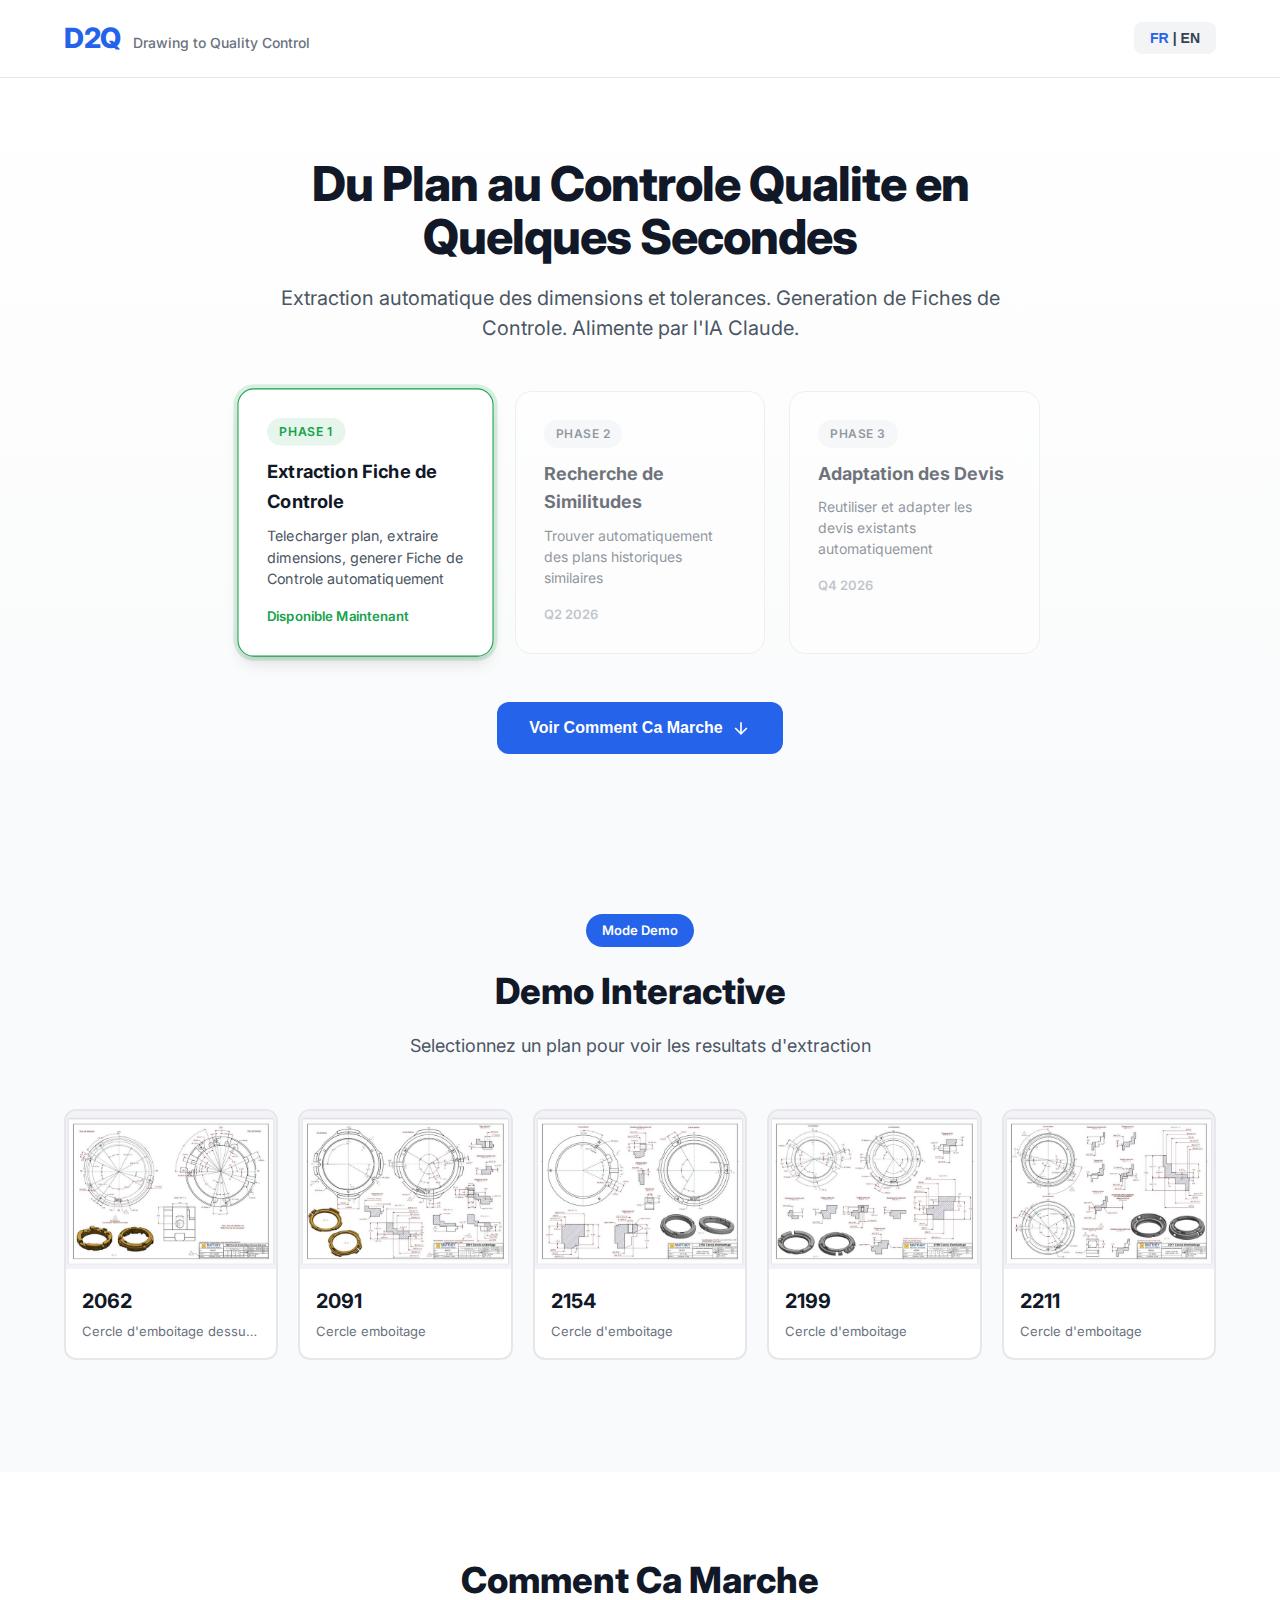
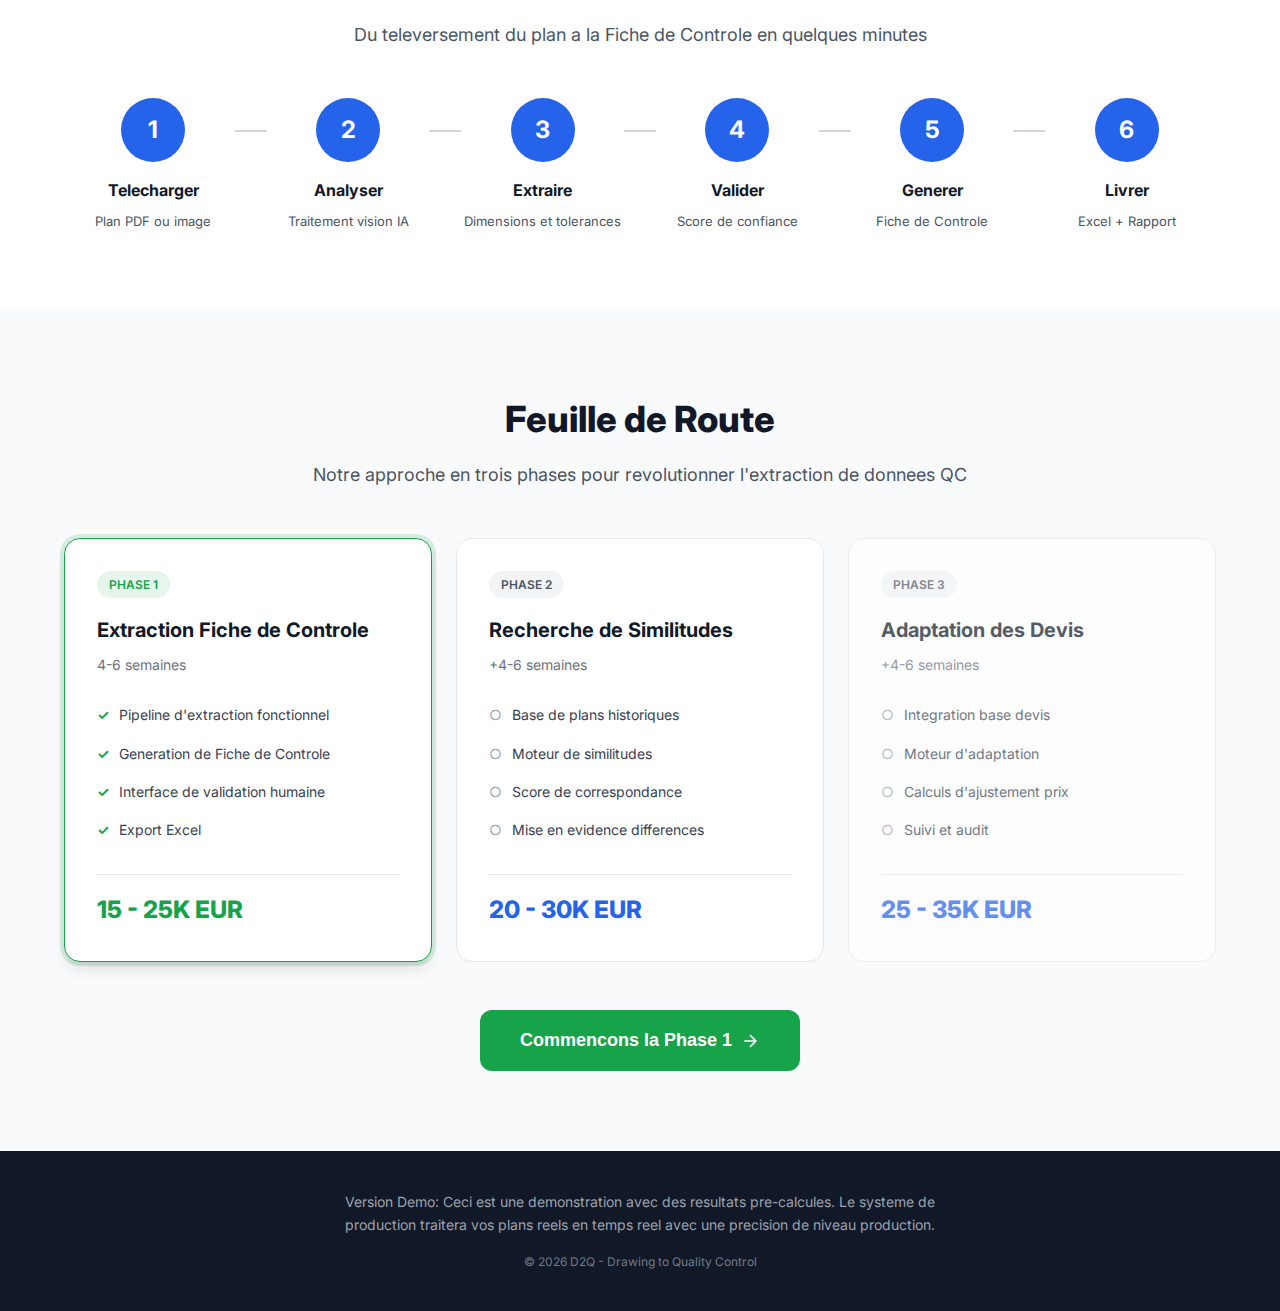
<file: src/index.html>
<!DOCTYPE html>
<html lang="fr">
<head>
  <meta charset="UTF-8">
  <meta name="viewport" content="width=device-width, initial-scale=1.0">
  <meta name="description" content="D2Q - Du Plan au Controle Qualite - Extraction automatisee des dimensions par IA">
  <title>D2Q - Drawing to Quality Control</title>
  <link rel="preconnect" href="https://fonts.googleapis.com">
  <link rel="preconnect" href="https://fonts.gstatic.com" crossorigin>
  <link href="https://fonts.googleapis.com/css2?family=Inter:wght@400;500;600;700;800&display=swap" rel="stylesheet">
  <style>
    /* Reset & Base */
    *, *::before, *::after {
      margin: 0;
      padding: 0;
      box-sizing: border-box;
    }

    :root {
      --primary: #2563eb;
      --primary-dark: #1d4ed8;
      --primary-light: #3b82f6;
      --success: #16a34a;
      --success-light: #22c55e;
      --warning: #f59e0b;
      --danger: #ef4444;
      --gray-50: #f9fafb;
      --gray-100: #f3f4f6;
      --gray-200: #e5e7eb;
      --gray-300: #d1d5db;
      --gray-400: #9ca3af;
      --gray-500: #6b7280;
      --gray-600: #4b5563;
      --gray-700: #374151;
      --gray-800: #1f2937;
      --gray-900: #111827;
      --white: #ffffff;
      --shadow-sm: 0 1px 2px 0 rgb(0 0 0 / 0.05);
      --shadow: 0 1px 3px 0 rgb(0 0 0 / 0.1), 0 1px 2px -1px rgb(0 0 0 / 0.1);
      --shadow-md: 0 4px 6px -1px rgb(0 0 0 / 0.1), 0 2px 4px -2px rgb(0 0 0 / 0.1);
      --shadow-lg: 0 10px 15px -3px rgb(0 0 0 / 0.1), 0 4px 6px -4px rgb(0 0 0 / 0.1);
      --shadow-xl: 0 20px 25px -5px rgb(0 0 0 / 0.1), 0 8px 10px -6px rgb(0 0 0 / 0.1);
      --radius: 8px;
      --radius-lg: 12px;
      --radius-xl: 16px;
    }

    html {
      scroll-behavior: smooth;
    }

    body {
      font-family: 'Inter', -apple-system, BlinkMacSystemFont, 'Segoe UI', system-ui, sans-serif;
      background: var(--white);
      color: var(--gray-800);
      line-height: 1.6;
      -webkit-font-smoothing: antialiased;
    }

    /* Container */
    .container {
      max-width: 1200px;
      margin: 0 auto;
      padding: 0 24px;
    }

    /* Header */
    .header {
      background: var(--white);
      border-bottom: 1px solid var(--gray-200);
      position: sticky;
      top: 0;
      z-index: 100;
    }

    .header-content {
      display: flex;
      align-items: center;
      justify-content: space-between;
      padding: 16px 0;
    }

    .logo-area {
      display: flex;
      align-items: baseline;
      gap: 12px;
    }

    .logo-text {
      font-size: 28px;
      font-weight: 800;
      color: var(--primary);
      letter-spacing: -0.5px;
    }

    .logo-subtitle {
      font-size: 14px;
      color: var(--gray-500);
      font-weight: 500;
    }

    .lang-toggle {
      display: flex;
      align-items: center;
      gap: 4px;
      padding: 8px 16px;
      background: var(--gray-100);
      border: none;
      border-radius: var(--radius);
      cursor: pointer;
      font-size: 14px;
      font-weight: 600;
      color: var(--gray-700);
      transition: all 0.2s;
    }

    .lang-toggle:hover {
      background: var(--gray-200);
    }

    .lang-toggle .active {
      color: var(--primary);
    }

    /* Hero Section */
    .hero {
      padding: 80px 0;
      background: linear-gradient(180deg, var(--white) 0%, var(--gray-50) 100%);
    }

    .hero-content {
      text-align: center;
      max-width: 800px;
      margin: 0 auto;
    }

    .hero-headline {
      font-size: 48px;
      font-weight: 800;
      color: var(--gray-900);
      line-height: 1.1;
      margin-bottom: 20px;
      letter-spacing: -1px;
    }

    .hero-subheadline {
      font-size: 20px;
      color: var(--gray-600);
      margin-bottom: 48px;
      line-height: 1.5;
    }

    /* Phase Cards */
    .phase-cards {
      display: grid;
      grid-template-columns: repeat(3, 1fr);
      gap: 24px;
      margin-bottom: 48px;
    }

    @media (max-width: 768px) {
      .phase-cards {
        grid-template-columns: 1fr;
      }
      .hero-headline {
        font-size: 32px;
      }
    }

    .phase-card {
      background: var(--white);
      border: 1px solid var(--gray-200);
      border-radius: var(--radius-xl);
      padding: 28px;
      text-align: left;
      transition: all 0.3s;
    }

    .phase-card--active {
      border-color: var(--success);
      box-shadow: 0 0 0 4px rgba(22, 163, 74, 0.15), var(--shadow-lg);
      transform: scale(1.02);
    }

    .phase-card--dimmed {
      opacity: 0.6;
    }

    .phase-badge {
      display: inline-block;
      padding: 4px 12px;
      background: var(--gray-100);
      color: var(--gray-600);
      border-radius: 20px;
      font-size: 12px;
      font-weight: 600;
      text-transform: uppercase;
      letter-spacing: 0.5px;
      margin-bottom: 12px;
    }

    .phase-card--active .phase-badge {
      background: rgba(22, 163, 74, 0.1);
      color: var(--success);
    }

    .phase-title {
      font-size: 18px;
      font-weight: 700;
      color: var(--gray-900);
      margin-bottom: 8px;
    }

    .phase-description {
      font-size: 14px;
      color: var(--gray-600);
      margin-bottom: 16px;
      line-height: 1.5;
    }

    .phase-status {
      font-size: 13px;
      font-weight: 600;
      color: var(--gray-400);
    }

    .phase-card--active .phase-status {
      color: var(--success);
    }

    /* CTA Button */
    .cta-button {
      display: inline-flex;
      align-items: center;
      gap: 8px;
      padding: 16px 32px;
      background: var(--primary);
      color: var(--white);
      border: none;
      border-radius: var(--radius-lg);
      font-size: 16px;
      font-weight: 600;
      cursor: pointer;
      transition: all 0.2s;
      text-decoration: none;
    }

    .cta-button:hover {
      background: var(--primary-dark);
      transform: translateY(-2px);
      box-shadow: var(--shadow-lg);
    }

    .cta-button--large {
      padding: 20px 40px;
      font-size: 18px;
    }

    .cta-button--success {
      background: var(--success);
    }

    .cta-button--success:hover {
      background: #15803d;
    }

    /* Demo Section */
    .demo-section {
      padding: 80px 0;
      background: var(--gray-50);
    }

    .section-header {
      text-align: center;
      margin-bottom: 48px;
    }

    .demo-badge {
      display: inline-block;
      padding: 6px 16px;
      background: var(--primary);
      color: var(--white);
      border-radius: 20px;
      font-size: 13px;
      font-weight: 600;
      margin-bottom: 16px;
    }

    .section-title {
      font-size: 36px;
      font-weight: 800;
      color: var(--gray-900);
      margin-bottom: 12px;
    }

    .section-subtitle {
      font-size: 18px;
      color: var(--gray-600);
    }

    /* Drawing Grid */
    .drawing-grid {
      display: grid;
      grid-template-columns: repeat(5, 1fr);
      gap: 20px;
      margin-bottom: 32px;
    }

    @media (max-width: 1024px) {
      .drawing-grid {
        grid-template-columns: repeat(3, 1fr);
      }
    }

    @media (max-width: 640px) {
      .drawing-grid {
        grid-template-columns: repeat(2, 1fr);
      }
    }

    .drawing-card {
      background: var(--white);
      border: 2px solid var(--gray-200);
      border-radius: var(--radius-lg);
      overflow: hidden;
      cursor: pointer;
      transition: all 0.2s;
    }

    .drawing-card:hover {
      border-color: var(--primary);
      transform: translateY(-4px);
      box-shadow: var(--shadow-lg);
    }

    .drawing-card.active {
      border-color: var(--primary);
      box-shadow: 0 0 0 4px rgba(37, 99, 235, 0.2);
    }

    .drawing-thumbnail {
      aspect-ratio: 4/3;
      background: var(--gray-100);
      position: relative;
      overflow: hidden;
    }

    .drawing-thumbnail img {
      width: 100%;
      height: 100%;
      object-fit: cover;
    }

    .drawing-info {
      padding: 16px;
    }

    .drawing-number {
      font-size: 20px;
      font-weight: 700;
      color: var(--gray-900);
      margin-bottom: 4px;
    }

    .drawing-title {
      font-size: 13px;
      color: var(--gray-500);
      white-space: nowrap;
      overflow: hidden;
      text-overflow: ellipsis;
    }

    /* Results Panel */
    .results-panel {
      background: var(--white);
      border-radius: var(--radius-xl);
      box-shadow: var(--shadow-xl);
      overflow: hidden;
      display: none;
    }

    .results-panel.visible {
      display: block;
      animation: slideUp 0.4s ease-out;
    }

    @keyframes slideUp {
      from {
        opacity: 0;
        transform: translateY(20px);
      }
      to {
        opacity: 1;
        transform: translateY(0);
      }
    }

    .results-header {
      background: linear-gradient(135deg, var(--primary) 0%, var(--primary-dark) 100%);
      color: var(--white);
      padding: 24px 32px;
      display: flex;
      align-items: center;
      justify-content: space-between;
    }

    .results-header h3 {
      font-size: 20px;
      font-weight: 700;
    }

    .close-btn {
      width: 36px;
      height: 36px;
      background: rgba(255,255,255,0.2);
      border: none;
      border-radius: 50%;
      color: white;
      font-size: 20px;
      cursor: pointer;
      display: flex;
      align-items: center;
      justify-content: center;
      transition: background 0.2s;
    }

    .close-btn:hover {
      background: rgba(255,255,255,0.3);
    }

    .results-body {
      padding: 32px;
    }

    /* Drawing Info Grid */
    .info-grid {
      display: grid;
      grid-template-columns: repeat(4, 1fr);
      gap: 16px;
      margin-bottom: 32px;
    }

    @media (max-width: 768px) {
      .info-grid {
        grid-template-columns: repeat(2, 1fr);
      }
    }

    .info-item {
      background: var(--gray-50);
      padding: 16px;
      border-radius: var(--radius);
      border-left: 4px solid var(--primary);
    }

    .info-label {
      font-size: 11px;
      font-weight: 600;
      color: var(--gray-500);
      text-transform: uppercase;
      letter-spacing: 0.5px;
      margin-bottom: 4px;
    }

    .info-value {
      font-size: 15px;
      font-weight: 600;
      color: var(--gray-900);
    }

    /* Stats Grid */
    .stats-grid {
      display: grid;
      grid-template-columns: repeat(4, 1fr);
      gap: 16px;
      margin-bottom: 32px;
    }

    @media (max-width: 768px) {
      .stats-grid {
        grid-template-columns: repeat(2, 1fr);
      }
    }

    .stat-card {
      background: linear-gradient(135deg, var(--primary) 0%, var(--primary-dark) 100%);
      color: var(--white);
      padding: 24px;
      border-radius: var(--radius-lg);
      text-align: center;
    }

    .stat-card.warning {
      background: linear-gradient(135deg, var(--warning) 0%, #d97706 100%);
    }

    .stat-value {
      font-size: 32px;
      font-weight: 800;
      margin-bottom: 4px;
    }

    .stat-label {
      font-size: 13px;
      opacity: 0.9;
    }

    /* Dimensions Table */
    .table-section h4 {
      font-size: 18px;
      font-weight: 700;
      color: var(--gray-900);
      margin-bottom: 16px;
    }

    .table-wrapper {
      border: 1px solid var(--gray-200);
      border-radius: var(--radius-lg);
      overflow: hidden;
    }

    .dimensions-table {
      width: 100%;
      border-collapse: collapse;
    }

    .dimensions-table thead {
      background: var(--gray-50);
    }

    .dimensions-table th {
      padding: 14px 16px;
      text-align: left;
      font-size: 12px;
      font-weight: 700;
      color: var(--gray-600);
      text-transform: uppercase;
      letter-spacing: 0.5px;
      border-bottom: 2px solid var(--gray-200);
    }

    .dimensions-table td {
      padding: 14px 16px;
      border-bottom: 1px solid var(--gray-100);
      font-size: 14px;
    }

    .dimensions-table tr:last-child td {
      border-bottom: none;
    }

    .dimensions-table tr:hover {
      background: var(--gray-50);
    }

    /* Confidence Badge */
    .confidence-badge {
      display: inline-block;
      padding: 4px 12px;
      border-radius: 20px;
      font-size: 12px;
      font-weight: 600;
    }

    .confidence-high {
      background: rgba(22, 163, 74, 0.1);
      color: var(--success);
    }

    .confidence-medium {
      background: rgba(245, 158, 11, 0.1);
      color: var(--warning);
    }

    .confidence-low {
      background: rgba(239, 68, 68, 0.1);
      color: var(--danger);
    }

    /* Action Buttons */
    .results-actions {
      display: flex;
      gap: 16px;
      margin-top: 32px;
      padding-top: 24px;
      border-top: 1px solid var(--gray-200);
    }

    .action-btn {
      display: inline-flex;
      align-items: center;
      gap: 8px;
      padding: 12px 24px;
      border-radius: var(--radius);
      font-size: 14px;
      font-weight: 600;
      cursor: pointer;
      text-decoration: none;
      transition: all 0.2s;
    }

    .action-btn--primary {
      background: var(--primary);
      color: var(--white);
      border: none;
    }

    .action-btn--primary:hover {
      background: var(--primary-dark);
    }

    .action-btn--secondary {
      background: var(--white);
      color: var(--gray-700);
      border: 1px solid var(--gray-300);
    }

    .action-btn--secondary:hover {
      background: var(--gray-50);
      border-color: var(--gray-400);
    }

    /* Spinner Overlay */
    .spinner-overlay {
      position: fixed;
      top: 0;
      left: 0;
      right: 0;
      bottom: 0;
      background: rgba(0, 0, 0, 0.5);
      display: none;
      align-items: center;
      justify-content: center;
      z-index: 1000;
    }

    .spinner-overlay.visible {
      display: flex;
    }

    .spinner-content {
      background: var(--white);
      padding: 48px;
      border-radius: var(--radius-xl);
      text-align: center;
      box-shadow: var(--shadow-xl);
    }

    .spinner {
      width: 60px;
      height: 60px;
      border: 4px solid var(--gray-200);
      border-top-color: var(--primary);
      border-radius: 50%;
      animation: spin 1s linear infinite;
      margin: 0 auto 20px;
    }

    @keyframes spin {
      to { transform: rotate(360deg); }
    }

    .spinner-text {
      font-size: 18px;
      font-weight: 600;
      color: var(--gray-800);
    }

    /* Process Section */
    .process-section {
      padding: 80px 0;
      background: var(--white);
    }

    .process-flow {
      display: flex;
      align-items: flex-start;
      justify-content: space-between;
      gap: 16px;
      margin-top: 48px;
      position: relative;
    }

    @media (max-width: 1024px) {
      .process-flow {
        flex-wrap: wrap;
        justify-content: center;
      }
    }

    .process-step {
      flex: 1;
      min-width: 140px;
      max-width: 180px;
      text-align: center;
      position: relative;
    }

    .process-step::after {
      content: '';
      position: absolute;
      top: 32px;
      right: -24px;
      width: 32px;
      height: 2px;
      background: var(--gray-300);
    }

    .process-step:last-child::after {
      display: none;
    }

    @media (max-width: 1024px) {
      .process-step::after {
        display: none;
      }
    }

    .step-number {
      width: 64px;
      height: 64px;
      background: var(--primary);
      color: var(--white);
      border-radius: 50%;
      display: flex;
      align-items: center;
      justify-content: center;
      margin: 0 auto 16px;
      font-size: 24px;
      font-weight: 700;
    }

    .step-title {
      font-size: 16px;
      font-weight: 700;
      color: var(--gray-900);
      margin-bottom: 8px;
    }

    .step-description {
      font-size: 13px;
      color: var(--gray-600);
      line-height: 1.5;
    }

    /* Roadmap Section */
    .roadmap-section {
      padding: 80px 0;
      background: var(--gray-50);
    }

    .roadmap-cards {
      display: grid;
      grid-template-columns: repeat(3, 1fr);
      gap: 24px;
      margin: 48px 0;
    }

    @media (max-width: 768px) {
      .roadmap-cards {
        grid-template-columns: 1fr;
      }
    }

    .roadmap-card {
      background: var(--white);
      border: 1px solid var(--gray-200);
      border-radius: var(--radius-xl);
      padding: 32px;
      position: relative;
      transition: all 0.3s;
    }

    .roadmap-card--current {
      border-color: var(--success);
      box-shadow: 0 0 0 4px rgba(22, 163, 74, 0.15), var(--shadow-lg);
    }

    .roadmap-card--future {
      opacity: 0.7;
    }

    .roadmap-badge {
      display: inline-block;
      padding: 4px 12px;
      background: var(--gray-100);
      color: var(--gray-600);
      border-radius: 20px;
      font-size: 12px;
      font-weight: 600;
      text-transform: uppercase;
      margin-bottom: 16px;
    }

    .roadmap-card--current .roadmap-badge {
      background: rgba(22, 163, 74, 0.1);
      color: var(--success);
    }

    .roadmap-title {
      font-size: 20px;
      font-weight: 700;
      color: var(--gray-900);
      margin-bottom: 8px;
    }

    .roadmap-timeline {
      font-size: 14px;
      color: var(--gray-500);
      margin-bottom: 20px;
    }

    .roadmap-features {
      list-style: none;
      margin-bottom: 24px;
    }

    .roadmap-features li {
      padding: 8px 0;
      font-size: 14px;
      color: var(--gray-700);
      display: flex;
      align-items: center;
      gap: 10px;
    }

    .roadmap-features .check {
      color: var(--success);
      font-weight: bold;
    }

    .roadmap-features .pending {
      color: var(--gray-400);
    }

    .roadmap-price {
      font-size: 24px;
      font-weight: 800;
      color: var(--primary);
      margin-top: 16px;
      padding-top: 16px;
      border-top: 1px solid var(--gray-200);
    }

    .roadmap-card--current .roadmap-price {
      color: var(--success);
    }

    .roadmap-cta {
      text-align: center;
    }

    /* Footer */
    .footer {
      padding: 40px 0;
      background: var(--gray-900);
      color: var(--gray-400);
      text-align: center;
    }

    .footer-disclaimer {
      font-size: 14px;
      max-width: 600px;
      margin: 0 auto;
      line-height: 1.6;
    }

    /* Utility */
    .text-center { text-align: center; }
    .mt-4 { margin-top: 16px; }
    .mt-8 { margin-top: 32px; }
  </style>
</head>
<body>
  <!-- Header -->
  <header class="header">
    <div class="container">
      <div class="header-content">
        <div class="logo-area">
          <span class="logo-text">D2Q</span>
          <span class="logo-subtitle" id="logo-subtitle">Drawing to Quality Control</span>
        </div>
        <button class="lang-toggle" id="lang-toggle">
          <span id="lang-fr" class="active">FR</span>
          <span>|</span>
          <span id="lang-en">EN</span>
        </button>
      </div>
    </div>
  </header>

  <!-- Hero Section -->
  <section class="hero">
    <div class="container">
      <div class="hero-content">
        <h1 class="hero-headline" id="hero-headline">Du Plan au Controle Qualite en Quelques Secondes</h1>
        <p class="hero-subheadline" id="hero-subheadline">
          Extraction automatique des dimensions et tolerances. Generation de Fiches de Controle. Alimente par l'IA Claude.
        </p>

        <div class="phase-cards">
          <div class="phase-card phase-card--active">
            <div class="phase-badge" id="phase1-badge">Phase 1</div>
            <h3 class="phase-title" id="phase1-title">Extraction Fiche de Controle</h3>
            <p class="phase-description" id="phase1-desc">
              Telecharger plan, extraire dimensions, generer Fiche de Controle automatiquement
            </p>
            <div class="phase-status" id="phase1-status">Disponible Maintenant</div>
          </div>

          <div class="phase-card phase-card--dimmed">
            <div class="phase-badge" id="phase2-badge">Phase 2</div>
            <h3 class="phase-title" id="phase2-title">Recherche de Similitudes</h3>
            <p class="phase-description" id="phase2-desc">
              Trouver automatiquement des plans historiques similaires
            </p>
            <div class="phase-status" id="phase2-status">Q2 2026</div>
          </div>

          <div class="phase-card phase-card--dimmed">
            <div class="phase-badge" id="phase3-badge">Phase 3</div>
            <h3 class="phase-title" id="phase3-title">Adaptation des Devis</h3>
            <p class="phase-description" id="phase3-desc">
              Reutiliser et adapter les devis existants automatiquement
            </p>
            <div class="phase-status" id="phase3-status">Q4 2026</div>
          </div>
        </div>

        <button class="cta-button" onclick="scrollToDemo()">
          <span id="cta-text">Voir Comment Ca Marche</span>
          <svg width="20" height="20" viewBox="0 0 24 24" fill="none" stroke="currentColor" stroke-width="2">
            <path d="M12 5v14M19 12l-7 7-7-7"/>
          </svg>
        </button>
      </div>
    </div>
  </section>

  <!-- Demo Section -->
  <section class="demo-section" id="demo-section">
    <div class="container">
      <div class="section-header">
        <span class="demo-badge" id="demo-badge">Mode Demo</span>
        <h2 class="section-title" id="demo-title">Demo Interactive</h2>
        <p class="section-subtitle" id="demo-subtitle">
          Selectionnez un plan pour voir les resultats d'extraction
        </p>
      </div>

      <div class="drawing-grid" id="drawing-grid">
        <!-- Drawing cards will be populated by JavaScript -->
      </div>

      <div class="results-panel" id="results-panel">
        <div class="results-header">
          <h3 id="results-title">Resultats d'Extraction</h3>
          <button class="close-btn" onclick="closeResults()">&times;</button>
        </div>
        <div class="results-body">
          <div class="info-grid" id="info-grid"></div>
          <div class="stats-grid" id="stats-grid"></div>
          <div class="table-section">
            <h4 id="table-title">Dimensions Extraites</h4>
            <div class="table-wrapper">
              <table class="dimensions-table">
                <thead>
                  <tr>
                    <th id="th-designation">Designation</th>
                    <th id="th-value">Valeur</th>
                    <th id="th-tolerance">Tolerance</th>
                    <th id="th-method">Methode</th>
                    <th id="th-confidence">Confiance</th>
                  </tr>
                </thead>
                <tbody id="dimensions-body"></tbody>
              </table>
            </div>
          </div>
          <div class="results-actions" id="results-actions"></div>
        </div>
      </div>
    </div>
  </section>

  <!-- Spinner Overlay -->
  <div class="spinner-overlay" id="spinner">
    <div class="spinner-content">
      <div class="spinner"></div>
      <p class="spinner-text" id="spinner-text">Analyse en cours...</p>
    </div>
  </div>

  <!-- Process Section -->
  <section class="process-section">
    <div class="container">
      <div class="section-header">
        <h2 class="section-title" id="process-title">Comment Ca Marche</h2>
        <p class="section-subtitle" id="process-subtitle">
          Du televersement du plan a la Fiche de Controle en quelques minutes
        </p>
      </div>

      <div class="process-flow">
        <div class="process-step">
          <div class="step-number">1</div>
          <h3 class="step-title" id="step1-title">Telecharger</h3>
          <p class="step-description" id="step1-desc">Plan PDF ou image</p>
        </div>
        <div class="process-step">
          <div class="step-number">2</div>
          <h3 class="step-title" id="step2-title">Analyser</h3>
          <p class="step-description" id="step2-desc">Traitement vision IA</p>
        </div>
        <div class="process-step">
          <div class="step-number">3</div>
          <h3 class="step-title" id="step3-title">Extraire</h3>
          <p class="step-description" id="step3-desc">Dimensions et tolerances</p>
        </div>
        <div class="process-step">
          <div class="step-number">4</div>
          <h3 class="step-title" id="step4-title">Valider</h3>
          <p class="step-description" id="step4-desc">Score de confiance</p>
        </div>
        <div class="process-step">
          <div class="step-number">5</div>
          <h3 class="step-title" id="step5-title">Generer</h3>
          <p class="step-description" id="step5-desc">Fiche de Controle</p>
        </div>
        <div class="process-step">
          <div class="step-number">6</div>
          <h3 class="step-title" id="step6-title">Livrer</h3>
          <p class="step-description" id="step6-desc">Excel + Rapport</p>
        </div>
      </div>
    </div>
  </section>

  <!-- Roadmap Section -->
  <section class="roadmap-section">
    <div class="container">
      <div class="section-header">
        <h2 class="section-title" id="roadmap-title">Feuille de Route</h2>
        <p class="section-subtitle" id="roadmap-subtitle">
          Notre approche en trois phases pour revolutionner l'extraction de donnees QC
        </p>
      </div>

      <div class="roadmap-cards">
        <div class="roadmap-card roadmap-card--current">
          <div class="roadmap-badge" id="rm1-badge">Phase 1</div>
          <h3 class="roadmap-title" id="rm1-title">Extraction Fiche de Controle</h3>
          <div class="roadmap-timeline" id="rm1-timeline">4-6 semaines</div>
          <ul class="roadmap-features">
            <li><span class="check">&#10003;</span> <span id="rm1-f1">Pipeline d'extraction fonctionnel</span></li>
            <li><span class="check">&#10003;</span> <span id="rm1-f2">Generation de Fiche de Controle</span></li>
            <li><span class="check">&#10003;</span> <span id="rm1-f3">Interface de validation humaine</span></li>
            <li><span class="check">&#10003;</span> <span id="rm1-f4">Export Excel</span></li>
          </ul>
          <div class="roadmap-price">15 - 25K EUR</div>
        </div>

        <div class="roadmap-card">
          <div class="roadmap-badge" id="rm2-badge">Phase 2</div>
          <h3 class="roadmap-title" id="rm2-title">Recherche de Similitudes</h3>
          <div class="roadmap-timeline" id="rm2-timeline">+4-6 semaines</div>
          <ul class="roadmap-features">
            <li><span class="pending">&#9675;</span> <span id="rm2-f1">Base de plans historiques</span></li>
            <li><span class="pending">&#9675;</span> <span id="rm2-f2">Moteur de similitudes</span></li>
            <li><span class="pending">&#9675;</span> <span id="rm2-f3">Score de correspondance</span></li>
            <li><span class="pending">&#9675;</span> <span id="rm2-f4">Mise en evidence differences</span></li>
          </ul>
          <div class="roadmap-price">20 - 30K EUR</div>
        </div>

        <div class="roadmap-card roadmap-card--future">
          <div class="roadmap-badge" id="rm3-badge">Phase 3</div>
          <h3 class="roadmap-title" id="rm3-title">Adaptation des Devis</h3>
          <div class="roadmap-timeline" id="rm3-timeline">+4-6 semaines</div>
          <ul class="roadmap-features">
            <li><span class="pending">&#9675;</span> <span id="rm3-f1">Integration base devis</span></li>
            <li><span class="pending">&#9675;</span> <span id="rm3-f2">Moteur d'adaptation</span></li>
            <li><span class="pending">&#9675;</span> <span id="rm3-f3">Calculs d'ajustement prix</span></li>
            <li><span class="pending">&#9675;</span> <span id="rm3-f4">Suivi et audit</span></li>
          </ul>
          <div class="roadmap-price">25 - 35K EUR</div>
        </div>
      </div>

      <div class="roadmap-cta">
        <button class="cta-button cta-button--large cta-button--success" onclick="scrollToDemo()">
          <span id="roadmap-cta-text">Commencons la Phase 1</span>
          <svg width="20" height="20" viewBox="0 0 24 24" fill="none" stroke="currentColor" stroke-width="2">
            <path d="M5 12h14M12 5l7 7-7 7"/>
          </svg>
        </button>
      </div>
    </div>
  </section>

  <!-- Footer -->
  <footer class="footer">
    <div class="container">
      <p class="footer-disclaimer" id="footer-text">
        Version Demo: Ceci est une demonstration avec des resultats pre-calcules.
        Le systeme de production traitera vos plans reels en temps reel avec une precision de niveau production.
      </p>
      <p class="mt-4" style="font-size: 12px; opacity: 0.7;">
        &copy; 2026 D2Q - Drawing to Quality Control
      </p>
    </div>
  </footer>

  <script>
    // ============================================
    // EMBEDDED DRAWING DATA
    // ============================================
    const drawings = {
      "2062": {
        id: "2062",
        title: "Cercle d'emboitage dessus-dessous",
        image: "../images/photo_7_2026-01-15_15-29-37.jpg",
        material: "VC Y14QP",
        partNumber: "50007",
        revision: "Current",
        dimensions: [
          { designation: "Diam. Exterieur principal", value: "50.90", tolerance: "+-0.02", method: "Trimos", confidence: 96 },
          { designation: "Diam. Interieur", value: "38.00", tolerance: "+-0.02", method: "Trimos", confidence: 94 },
          { designation: "Hauteur totale", value: "2.50", tolerance: "+-0.05", method: "Trimos", confidence: 92 },
          { designation: "Rayon R14.50", value: "14.50", tolerance: "-", method: "Videocad", confidence: 88 },
          { designation: "Rayon R16.50", value: "16.50", tolerance: "-", method: "Videocad", confidence: 89 },
          { designation: "Rayon R19.00", value: "19.00", tolerance: "-", method: "Videocad", confidence: 91 },
          { designation: "Angle degagement", value: "45 deg", tolerance: "+-1 deg", method: "Videocad", confidence: 85 },
          { designation: "Nombre encoches", value: "12", tolerance: "-", method: "Visuel", confidence: 98 },
          { designation: "Largeur encoche", value: "3.20", tolerance: "+-0.05", method: "Videocad", confidence: 87 },
          { designation: "Profondeur encoche", value: "1.80", tolerance: "+-0.03", method: "Videocad", confidence: 84 },
          { designation: "Chanfrein ext.", value: "0.15 x 45 deg", tolerance: "-", method: "Videocad", confidence: 82 },
          { designation: "Position axe 12h", value: "ref", tolerance: "-", method: "Visuel", confidence: 95 }
        ],
        stats: { count: 28, avgConfidence: 91, time: "3.2s", needsReview: 2 },
        reportUrl: "../assets/outputs/Report_2062.html"
      },
      "2091": {
        id: "2091",
        title: "Cercle emboitage",
        image: "../images/photo_5_2026-01-15_15-29-37.jpg",
        material: "VC 2460",
        partNumber: "86070",
        revision: "Current",
        dimensions: [
          { designation: "Diam. Exterieur", value: "31.25", tolerance: "+-0.02", method: "Trimos", confidence: 95 },
          { designation: "Diam. Interieur fraisage", value: "16.30", tolerance: "+-0.02", method: "Trimos", confidence: 93 },
          { designation: "Hauteur totale", value: "2.30", tolerance: "+-0.05", method: "Trimos", confidence: 94 },
          { designation: "Rayon R1.20 (x3)", value: "1.20", tolerance: "-", method: "Videocad", confidence: 88 },
          { designation: "Gravage METAL", value: "METAL", tolerance: "-", method: "Videocad", confidence: 97 },
          { designation: "Hauteur METAL", value: "1.00", tolerance: "+-0.05", method: "Videocad", confidence: 86 },
          { designation: "Degagement largeur", value: "5.50", tolerance: "+-0.05", method: "Videocad", confidence: 84 },
          { designation: "Degagement profondeur", value: "1.10", tolerance: "+-0.03", method: "Videocad", confidence: 82 },
          { designation: "Angle section A-A", value: "90 deg", tolerance: "-", method: "Aubert", confidence: 91 },
          { designation: "Chanfrein", value: "0.15 x 45 deg", tolerance: "-", method: "Videocad", confidence: 79 }
        ],
        stats: { count: 24, avgConfidence: 89, time: "2.8s", needsReview: 2 },
        reportUrl: "../assets/outputs/Report_2091.html"
      },
      "2154": {
        id: "2154",
        title: "Cercle d'emboitage",
        image: "../images/photo_4_2026-01-15_15-29-37.jpg",
        material: "VC 1142",
        partNumber: "50107",
        revision: "Current",
        dimensions: [
          { designation: "Diam. Exterieur", value: "36.21", tolerance: "+0/-0.05", method: "Trimos", confidence: 96 },
          { designation: "Diam. Interieur", value: "27.02", tolerance: "+0.05/-0", method: "Trimos", confidence: 94 },
          { designation: "Hauteur totale", value: "1.95", tolerance: "+-0.03", method: "Trimos", confidence: 95 },
          { designation: "Diam. Ext. secondaire", value: "34.50", tolerance: "+-0.02", method: "Aubert", confidence: 92 },
          { designation: "Rayon R1.60", value: "1.60", tolerance: "-", method: "Videocad", confidence: 88 },
          { designation: "Hauteur marche", value: "0.85", tolerance: "+-0.02", method: "Trimos", confidence: 90 },
          { designation: "Largeur gorge", value: "2.10", tolerance: "+-0.03", method: "Videocad", confidence: 85 },
          { designation: "Position vis bascule", value: "4.00", tolerance: "+-0.05", method: "Videocad", confidence: 87 }
        ],
        stats: { count: 22, avgConfidence: 92, time: "2.4s", needsReview: 1 },
        reportUrl: "../assets/outputs/Report_2154.html"
      },
      "2199": {
        id: "2199",
        title: "Cercle d'emboitage",
        image: "../images/photo_3_2026-01-15_15-29-37.jpg",
        material: "VC 2400 OP",
        partNumber: "41007",
        revision: "Current",
        dimensions: [
          { designation: "Diam. Exterieur", value: "37.31", tolerance: "+-0.02", method: "Trimos", confidence: 95 },
          { designation: "Diam. Interieur", value: "24.20", tolerance: "+0.02/-0", method: "Trimos", confidence: 93 },
          { designation: "Hauteur totale", value: "2.60", tolerance: "+-0.05", method: "Trimos", confidence: 94 },
          { designation: "Gravage METAL", value: "METAL", tolerance: "-", method: "Videocad", confidence: 97 },
          { designation: "Chanfrein ext.", value: "0.10 x 45 deg", tolerance: "-", method: "Videocad", confidence: 85 },
          { designation: "Degagement type A", value: "1.12", tolerance: "+-0.02", method: "Videocad", confidence: 86 },
          { designation: "Degagement type C", value: "3.85", tolerance: "+-0.03", method: "Videocad", confidence: 84 },
          { designation: "Rayon R1.50", value: "1.50", tolerance: "-", method: "Videocad", confidence: 88 },
          { designation: "Hauteur degagement E-F", value: "0.60", tolerance: "+-0.02", method: "SABI", confidence: 82 },
          { designation: "Section G-H largeur", value: "1.35", tolerance: "+-0.02", method: "Jauge", confidence: 78 }
        ],
        stats: { count: 26, avgConfidence: 88, time: "3.1s", needsReview: 3 },
        reportUrl: "../assets/outputs/Report_2199.html"
      },
      "2211": {
        id: "2211",
        title: "Cercle d'emboitage",
        image: "../images/photo_2_2026-01-15_15-29-37.jpg",
        material: "VC 2400",
        partNumber: "76204",
        revision: "Current",
        dimensions: [
          { designation: "Diam. Exterieur", value: "35.00", tolerance: "-0.15/0", method: "Trimos", confidence: 94 },
          { designation: "Diam. Ext. secondaire", value: "37.20", tolerance: "+-0.02", method: "Aubert", confidence: 92 },
          { designation: "Diam. Interieur", value: "21.20", tolerance: "+0.02/-0", method: "Trimos", confidence: 93 },
          { designation: "Hauteur totale", value: "2.45", tolerance: "+-0.05", method: "Trimos", confidence: 95 },
          { designation: "Note process", value: "ATTENTION APPUI CARRURE", tolerance: "-", method: "Visuel", confidence: 99 },
          { designation: "Degagement symetrique", value: "3.00", tolerance: "+-0.03", method: "Videocad", confidence: 86 },
          { designation: "Hauteur marche int.", value: "0.75", tolerance: "+-0.02", method: "Trimos", confidence: 88 },
          { designation: "Rayon R1.10", value: "1.10", tolerance: "-", method: "Videocad", confidence: 85 },
          { designation: "Chanfrein", value: "0.10 x 45 deg", tolerance: "-", method: "Videocad", confidence: 82 },
          { designation: "Section E-E profondeur", value: "0.95", tolerance: "+-0.02", method: "SABI", confidence: 79 }
        ],
        stats: { count: 25, avgConfidence: 89, time: "2.9s", needsReview: 2 },
        reportUrl: "../assets/outputs/Report_2211.html"
      }
    };

    // ============================================
    // TRANSLATIONS
    // ============================================
    const translations = {
      fr: {
        logoSubtitle: "Drawing to Quality Control",
        heroHeadline: "Du Plan au Controle Qualite en Quelques Secondes",
        heroSubheadline: "Extraction automatique des dimensions et tolerances. Generation de Fiches de Controle. Alimente par l'IA Claude.",
        phase1Badge: "Phase 1", phase1Title: "Extraction Fiche de Controle", phase1Desc: "Telecharger plan, extraire dimensions, generer Fiche de Controle automatiquement", phase1Status: "Disponible Maintenant",
        phase2Badge: "Phase 2", phase2Title: "Recherche de Similitudes", phase2Desc: "Trouver automatiquement des plans historiques similaires", phase2Status: "Q2 2026",
        phase3Badge: "Phase 3", phase3Title: "Adaptation des Devis", phase3Desc: "Reutiliser et adapter les devis existants automatiquement", phase3Status: "Q4 2026",
        ctaText: "Voir Comment Ca Marche",
        demoBadge: "Mode Demo", demoTitle: "Demo Interactive", demoSubtitle: "Selectionnez un plan pour voir les resultats d'extraction",
        resultsTitle: "Resultats d'Extraction",
        tableTitle: "Dimensions Extraites",
        thDesignation: "Designation", thValue: "Valeur", thTolerance: "Tolerance", thMethod: "Methode", thConfidence: "Confiance",
        spinnerText: "Analyse en cours...",
        processTitle: "Comment Ca Marche", processSubtitle: "Du televersement du plan a la Fiche de Controle en quelques minutes",
        step1Title: "Telecharger", step1Desc: "Plan PDF ou image",
        step2Title: "Analyser", step2Desc: "Traitement vision IA",
        step3Title: "Extraire", step3Desc: "Dimensions et tolerances",
        step4Title: "Valider", step4Desc: "Score de confiance",
        step5Title: "Generer", step5Desc: "Fiche de Controle",
        step6Title: "Livrer", step6Desc: "Excel + Rapport",
        roadmapTitle: "Feuille de Route", roadmapSubtitle: "Notre approche en trois phases pour revolutionner l'extraction de donnees QC",
        rm1Badge: "Phase 1", rm1Title: "Extraction Fiche de Controle", rm1Timeline: "4-6 semaines",
        rm1F1: "Pipeline d'extraction fonctionnel", rm1F2: "Generation de Fiche de Controle", rm1F3: "Interface de validation humaine", rm1F4: "Export Excel",
        rm2Badge: "Phase 2", rm2Title: "Recherche de Similitudes", rm2Timeline: "+4-6 semaines",
        rm2F1: "Base de plans historiques", rm2F2: "Moteur de similitudes", rm2F3: "Score de correspondance", rm2F4: "Mise en evidence differences",
        rm3Badge: "Phase 3", rm3Title: "Adaptation des Devis", rm3Timeline: "+4-6 semaines",
        rm3F1: "Integration base devis", rm3F2: "Moteur d'adaptation", rm3F3: "Calculs d'ajustement prix", rm3F4: "Suivi et audit",
        roadmapCtaText: "Commencons la Phase 1",
        footerText: "Version Demo: Ceci est une demonstration avec des resultats pre-calcules. Le systeme de production traitera vos plans reels en temps reel avec une precision de niveau production.",
        infoNumber: "Numero", infoTitle: "Titre", infoMaterial: "Materiau", infoPart: "N. Piece",
        statDimensions: "Dimensions Trouvees", statConfidence: "Confiance Moyenne", statTime: "Temps de Traitement", statReview: "A Reviser",
        downloadExcel: "Telecharger Excel", viewReport: "Voir Rapport"
      },
      en: {
        logoSubtitle: "Drawing to Quality Control",
        heroHeadline: "From Drawing to Quality Control in Seconds",
        heroSubheadline: "Automated dimension and tolerance extraction. QC Table generation. Powered by Claude AI.",
        phase1Badge: "Phase 1", phase1Title: "QC Table Extraction", phase1Desc: "Upload drawing, extract dimensions, generate QC Table automatically", phase1Status: "Available Now",
        phase2Badge: "Phase 2", phase2Title: "Similarity Matching", phase2Desc: "Automatically find similar historical drawings", phase2Status: "Q2 2026",
        phase3Badge: "Phase 3", phase3Title: "Quote Adaptation", phase3Desc: "Reuse and adapt existing quotations automatically", phase3Status: "Q4 2026",
        ctaText: "See How It Works",
        demoBadge: "Demo Mode", demoTitle: "Interactive Demo", demoSubtitle: "Select a drawing to see extraction results",
        resultsTitle: "Extraction Results",
        tableTitle: "Extracted Dimensions",
        thDesignation: "Designation", thValue: "Value", thTolerance: "Tolerance", thMethod: "Method", thConfidence: "Confidence",
        spinnerText: "Processing...",
        processTitle: "How It Works", processSubtitle: "From drawing upload to QC Table in minutes",
        step1Title: "Upload", step1Desc: "PDF or image drawing",
        step2Title: "Analyze", step2Desc: "AI vision processing",
        step3Title: "Extract", step3Desc: "Dimensions and tolerances",
        step4Title: "Validate", step4Desc: "Confidence scoring",
        step5Title: "Generate", step5Desc: "QC Table",
        step6Title: "Deliver", step6Desc: "Excel + Report",
        roadmapTitle: "Product Roadmap", roadmapSubtitle: "Our three-phase approach to revolutionizing QC data extraction",
        rm1Badge: "Phase 1", rm1Title: "QC Table Extraction", rm1Timeline: "4-6 weeks",
        rm1F1: "Working extraction pipeline", rm1F2: "QC Table generation", rm1F3: "Human validation UI", rm1F4: "Excel export",
        rm2Badge: "Phase 2", rm2Title: "Similarity Matching", rm2Timeline: "+4-6 weeks",
        rm2F1: "Historical drawing database", rm2F2: "Similarity search engine", rm2F3: "Match confidence scoring", rm2F4: "Difference highlighting",
        rm3Badge: "Phase 3", rm3Title: "Quote Adaptation", rm3Timeline: "+4-6 weeks",
        rm3F1: "Quote database integration", rm3F2: "Adaptation rules engine", rm3F3: "Price adjustment calculations", rm3F4: "Change tracking and audit",
        roadmapCtaText: "Let's Start Phase 1",
        footerText: "Demo Version: This is a demonstration with pre-computed results. The production system will process your actual drawings in real-time with production-grade accuracy.",
        infoNumber: "Number", infoTitle: "Title", infoMaterial: "Material", infoPart: "Part No.",
        statDimensions: "Dimensions Found", statConfidence: "Avg. Confidence", statTime: "Processing Time", statReview: "Needs Review",
        downloadExcel: "Download Excel", viewReport: "View Report"
      }
    };

    let currentLang = 'fr';
    let selectedDrawing = null;

    // ============================================
    // INITIALIZATION
    // ============================================
    function init() {
      renderDrawingCards();
      updateLanguage();
    }

    // ============================================
    // DRAWING CARDS
    // ============================================
    function renderDrawingCards() {
      const grid = document.getElementById('drawing-grid');
      grid.innerHTML = '';

      Object.values(drawings).forEach(drawing => {
        const card = document.createElement('div');
        card.className = 'drawing-card';
        card.dataset.id = drawing.id;
        card.onclick = () => selectDrawing(drawing.id);

        card.innerHTML = `
          <div class="drawing-thumbnail">
            <img src="${drawing.image}" alt="Drawing ${drawing.id}" onerror="this.style.display='none'">
          </div>
          <div class="drawing-info">
            <div class="drawing-number">${drawing.id}</div>
            <div class="drawing-title">${drawing.title}</div>
          </div>
        `;

        grid.appendChild(card);
      });
    }

    // ============================================
    // DRAWING SELECTION
    // ============================================
    function selectDrawing(id) {
      // Remove active state from all cards
      document.querySelectorAll('.drawing-card').forEach(card => {
        card.classList.remove('active');
      });

      // Add active state to selected card
      const selectedCard = document.querySelector(`.drawing-card[data-id="${id}"]`);
      if (selectedCard) {
        selectedCard.classList.add('active');
      }

      selectedDrawing = id;

      // Show spinner
      showSpinner();

      // Simulate processing delay
      setTimeout(() => {
        hideSpinner();
        showResults(id);
      }, 2500);
    }

    // ============================================
    // RESULTS DISPLAY
    // ============================================
    function showResults(id) {
      const drawing = drawings[id];
      if (!drawing) return;

      const t = translations[currentLang];
      const panel = document.getElementById('results-panel');

      // Update info grid
      document.getElementById('info-grid').innerHTML = `
        <div class="info-item">
          <div class="info-label">${t.infoNumber}</div>
          <div class="info-value">${drawing.id}</div>
        </div>
        <div class="info-item">
          <div class="info-label">${t.infoTitle}</div>
          <div class="info-value">${drawing.title}</div>
        </div>
        <div class="info-item">
          <div class="info-label">${t.infoMaterial}</div>
          <div class="info-value">${drawing.material}</div>
        </div>
        <div class="info-item">
          <div class="info-label">${t.infoPart}</div>
          <div class="info-value">${drawing.partNumber}</div>
        </div>
      `;

      // Update stats grid
      document.getElementById('stats-grid').innerHTML = `
        <div class="stat-card">
          <div class="stat-value">${drawing.stats.count}</div>
          <div class="stat-label">${t.statDimensions}</div>
        </div>
        <div class="stat-card">
          <div class="stat-value">${drawing.stats.avgConfidence}%</div>
          <div class="stat-label">${t.statConfidence}</div>
        </div>
        <div class="stat-card">
          <div class="stat-value">${drawing.stats.time}</div>
          <div class="stat-label">${t.statTime}</div>
        </div>
        <div class="stat-card warning">
          <div class="stat-value">${drawing.stats.needsReview}</div>
          <div class="stat-label">${t.statReview}</div>
        </div>
      `;

      // Update dimensions table
      const tbody = document.getElementById('dimensions-body');
      tbody.innerHTML = drawing.dimensions.map(dim => {
        const confidenceClass = dim.confidence >= 90 ? 'high' : (dim.confidence >= 80 ? 'medium' : 'low');
        return `
          <tr>
            <td><strong>${dim.designation}</strong></td>
            <td>${dim.value}</td>
            <td>${dim.tolerance}</td>
            <td>${dim.method}</td>
            <td><span class="confidence-badge confidence-${confidenceClass}">${dim.confidence}%</span></td>
          </tr>
        `;
      }).join('');

      // Update actions
      document.getElementById('results-actions').innerHTML = `
        <a href="${drawing.reportUrl}" target="_blank" class="action-btn action-btn--primary">
          <svg width="18" height="18" viewBox="0 0 24 24" fill="none" stroke="currentColor" stroke-width="2">
            <path d="M14 2H6a2 2 0 0 0-2 2v16a2 2 0 0 0 2 2h12a2 2 0 0 0 2-2V8z"/>
            <polyline points="14,2 14,8 20,8"/>
            <line x1="16" y1="13" x2="8" y2="13"/>
            <line x1="16" y1="17" x2="8" y2="17"/>
            <polyline points="10,9 9,9 8,9"/>
          </svg>
          ${t.viewReport}
        </a>
      `;

      panel.classList.add('visible');

      // Scroll to results
      panel.scrollIntoView({ behavior: 'smooth', block: 'start' });
    }

    function closeResults() {
      document.getElementById('results-panel').classList.remove('visible');
      document.querySelectorAll('.drawing-card').forEach(card => {
        card.classList.remove('active');
      });
      selectedDrawing = null;
    }

    // ============================================
    // SPINNER
    // ============================================
    function showSpinner() {
      document.getElementById('spinner').classList.add('visible');
    }

    function hideSpinner() {
      document.getElementById('spinner').classList.remove('visible');
    }

    // ============================================
    // LANGUAGE TOGGLE
    // ============================================
    document.getElementById('lang-toggle').addEventListener('click', () => {
      currentLang = currentLang === 'fr' ? 'en' : 'fr';
      updateLanguage();

      // Update selected drawing results if visible
      if (selectedDrawing && document.getElementById('results-panel').classList.contains('visible')) {
        showResults(selectedDrawing);
      }
    });

    function updateLanguage() {
      const t = translations[currentLang];

      // Update language toggle indicator
      document.getElementById('lang-fr').classList.toggle('active', currentLang === 'fr');
      document.getElementById('lang-en').classList.toggle('active', currentLang === 'en');

      // Update all text elements
      const updates = {
        'logo-subtitle': t.logoSubtitle,
        'hero-headline': t.heroHeadline,
        'hero-subheadline': t.heroSubheadline,
        'phase1-badge': t.phase1Badge, 'phase1-title': t.phase1Title, 'phase1-desc': t.phase1Desc, 'phase1-status': t.phase1Status,
        'phase2-badge': t.phase2Badge, 'phase2-title': t.phase2Title, 'phase2-desc': t.phase2Desc, 'phase2-status': t.phase2Status,
        'phase3-badge': t.phase3Badge, 'phase3-title': t.phase3Title, 'phase3-desc': t.phase3Desc, 'phase3-status': t.phase3Status,
        'cta-text': t.ctaText,
        'demo-badge': t.demoBadge, 'demo-title': t.demoTitle, 'demo-subtitle': t.demoSubtitle,
        'results-title': t.resultsTitle,
        'table-title': t.tableTitle,
        'th-designation': t.thDesignation, 'th-value': t.thValue, 'th-tolerance': t.thTolerance, 'th-method': t.thMethod, 'th-confidence': t.thConfidence,
        'spinner-text': t.spinnerText,
        'process-title': t.processTitle, 'process-subtitle': t.processSubtitle,
        'step1-title': t.step1Title, 'step1-desc': t.step1Desc,
        'step2-title': t.step2Title, 'step2-desc': t.step2Desc,
        'step3-title': t.step3Title, 'step3-desc': t.step3Desc,
        'step4-title': t.step4Title, 'step4-desc': t.step4Desc,
        'step5-title': t.step5Title, 'step5-desc': t.step5Desc,
        'step6-title': t.step6Title, 'step6-desc': t.step6Desc,
        'roadmap-title': t.roadmapTitle, 'roadmap-subtitle': t.roadmapSubtitle,
        'rm1-badge': t.rm1Badge, 'rm1-title': t.rm1Title, 'rm1-timeline': t.rm1Timeline,
        'rm1-f1': t.rm1F1, 'rm1-f2': t.rm1F2, 'rm1-f3': t.rm1F3, 'rm1-f4': t.rm1F4,
        'rm2-badge': t.rm2Badge, 'rm2-title': t.rm2Title, 'rm2-timeline': t.rm2Timeline,
        'rm2-f1': t.rm2F1, 'rm2-f2': t.rm2F2, 'rm2-f3': t.rm2F3, 'rm2-f4': t.rm2F4,
        'rm3-badge': t.rm3Badge, 'rm3-title': t.rm3Title, 'rm3-timeline': t.rm3Timeline,
        'rm3-f1': t.rm3F1, 'rm3-f2': t.rm3F2, 'rm3-f3': t.rm3F3, 'rm3-f4': t.rm3F4,
        'roadmap-cta-text': t.roadmapCtaText,
        'footer-text': t.footerText
      };

      Object.entries(updates).forEach(([id, text]) => {
        const el = document.getElementById(id);
        if (el) el.textContent = text;
      });
    }

    // ============================================
    // SCROLL TO DEMO
    // ============================================
    function scrollToDemo() {
      document.getElementById('demo-section').scrollIntoView({ behavior: 'smooth' });
    }

    // ============================================
    // RUN ON LOAD
    // ============================================
    document.addEventListener('DOMContentLoaded', init);
  </script>
</body>
</html>
</file>
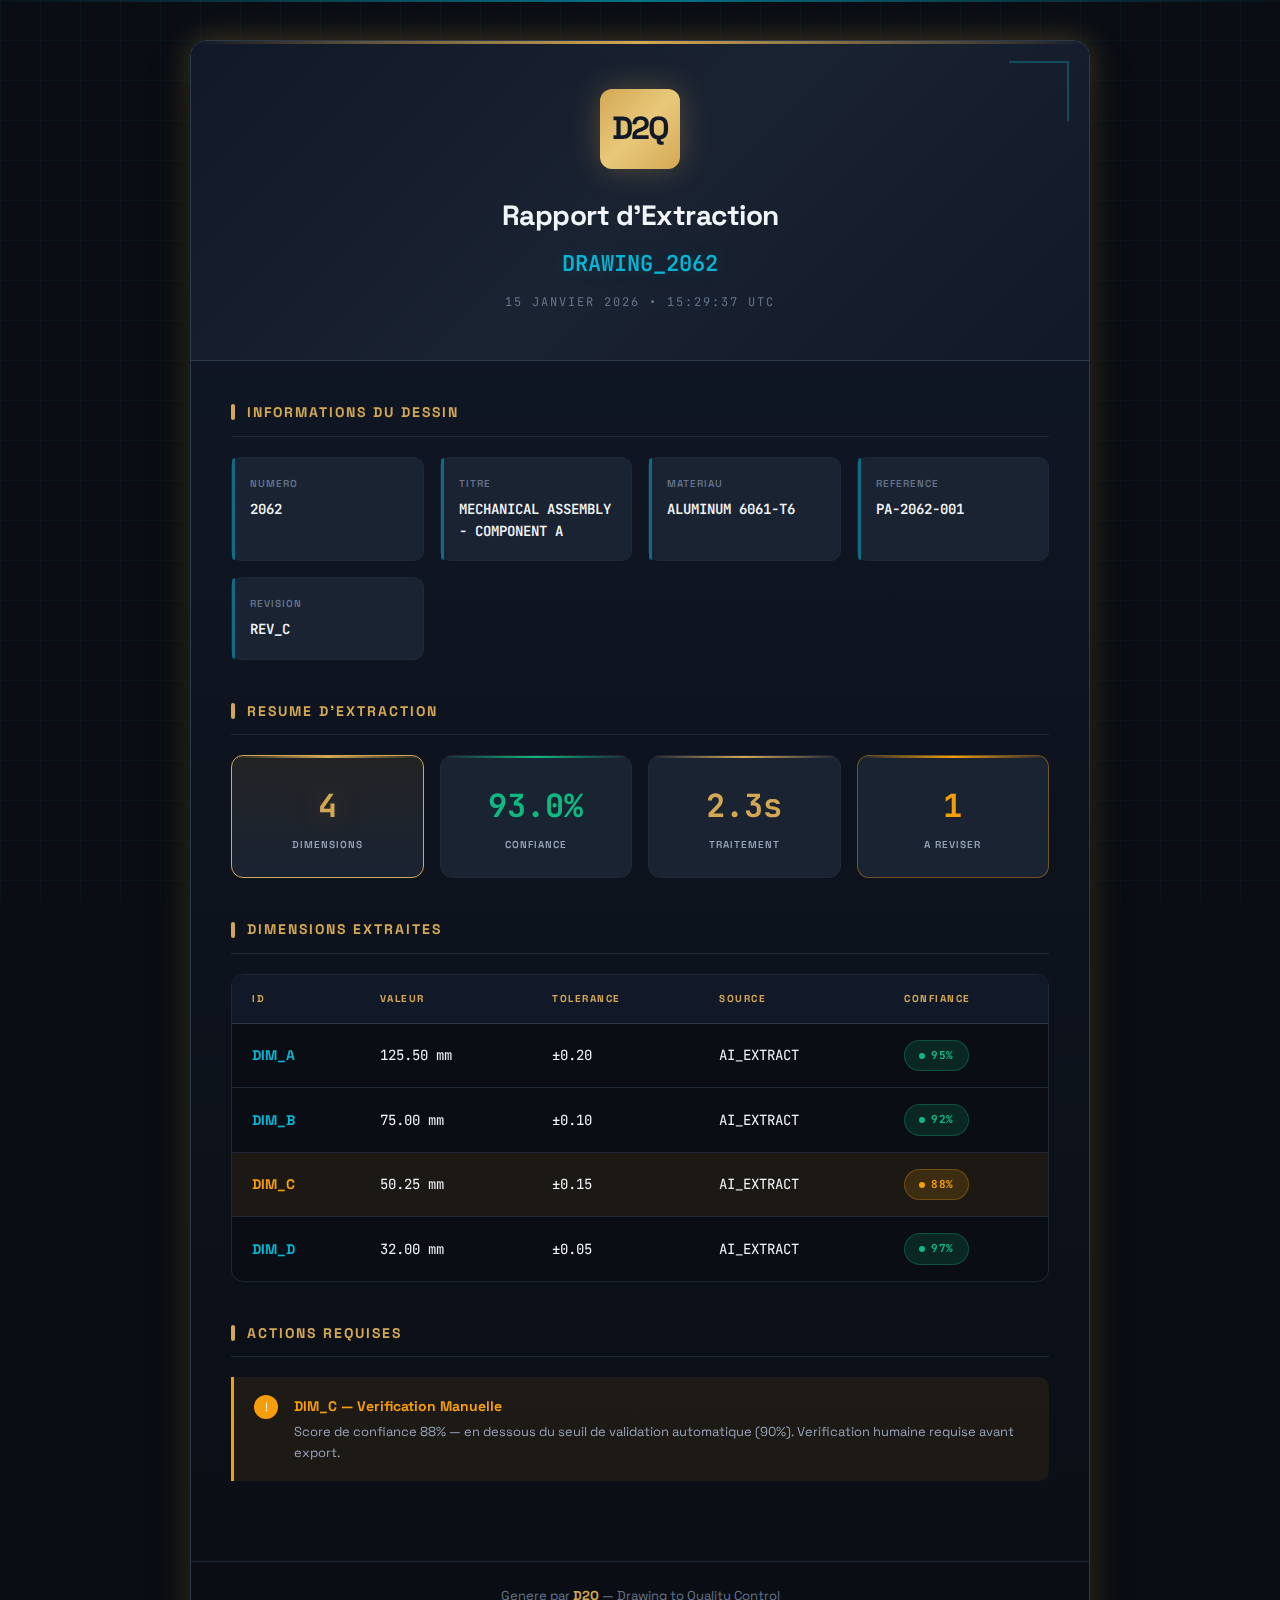
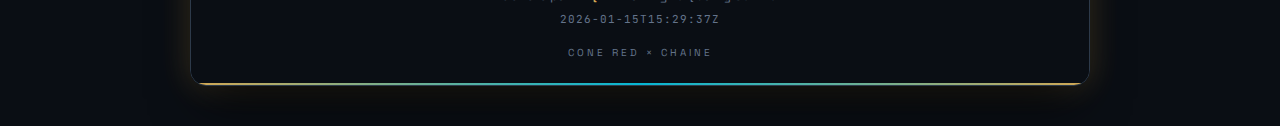
<file: assets/outputs/Report_2062.html>
<!DOCTYPE html>
<html lang="fr">
<head>
  <meta charset="UTF-8">
  <meta name="viewport" content="width=device-width, initial-scale=1.0">
  <title>Rapport D2Q - Drawing 2062</title>
  <link rel="preconnect" href="https://fonts.googleapis.com">
  <link rel="preconnect" href="https://fonts.gstatic.com" crossorigin>
  <link href="https://fonts.googleapis.com/css2?family=Space+Grotesk:wght@400;500;600;700&family=JetBrains+Mono:wght@400;500;600;700&display=swap" rel="stylesheet">
  <style>
    /* ============================================
       D2Q REPORT — REBEL EDITION
       Matches website cinematic industrial theme
       ============================================ */

    *, *::before, *::after {
      margin: 0;
      padding: 0;
      box-sizing: border-box;
    }

    :root {
      /* Industrial Dark Palette (from website) */
      --color-void: #000000;
      --color-base: #0a0e14;
      --color-surface: #111827;
      --color-surface-elevated: #1a2332;
      --color-border: #2d3a4a;
      --color-border-subtle: #1e2836;

      /* Text */
      --color-text: #f1f5f9;
      --color-text-secondary: #94a3b8;
      --color-text-muted: #64748b;

      /* Accent — Precision Gold */
      --color-gold: #d4a853;
      --color-gold-light: #e8c87a;
      --color-gold-dark: #b8923d;

      /* Accent — Technical Cyan */
      --color-cyan: #06b6d4;
      --color-cyan-glow: rgba(6, 182, 212, 0.4);

      /* Semantic */
      --color-success: #10b981;
      --color-warning: #f59e0b;
      --color-danger: #ef4444;

      /* Typography (from website) */
      --font-display: 'Space Grotesk', -apple-system, sans-serif;
      --font-mono: 'JetBrains Mono', monospace;

      /* Shadows */
      --shadow-glow-gold: 0 0 30px rgba(212, 168, 83, 0.3);
      --shadow-glow-cyan: 0 0 20px rgba(6, 182, 212, 0.2);
      --shadow-dramatic: 0 25px 50px -12px rgba(0, 0, 0, 0.8);
    }

    body {
      font-family: var(--font-display);
      background: var(--color-base);
      color: var(--color-text);
      line-height: 1.6;
      min-height: 100vh;
      padding: 40px 20px;
      -webkit-font-smoothing: antialiased;
      position: relative;
    }

    /* Blueprint Grid Background (from website) */
    body::before {
      content: '';
      position: fixed;
      top: 0;
      left: 0;
      width: 100%;
      height: 100%;
      pointer-events: none;
      z-index: 0;
      opacity: 0.04;
      background-image:
        linear-gradient(var(--color-cyan) 1px, transparent 1px),
        linear-gradient(90deg, var(--color-cyan) 1px, transparent 1px);
      background-size: 40px 40px;
    }

    /* Scanning line animation */
    body::after {
      content: '';
      position: fixed;
      top: 0;
      left: 0;
      width: 100%;
      height: 2px;
      background: linear-gradient(90deg, transparent, var(--color-cyan), transparent);
      z-index: 1000;
      animation: scanLine 4s ease-in-out infinite;
      opacity: 0.6;
    }

    @keyframes scanLine {
      0%, 100% { transform: translateY(0); opacity: 0; }
      10% { opacity: 0.6; }
      90% { opacity: 0.6; }
      100% { transform: translateY(100vh); opacity: 0; }
    }

    /* Print styles - remove animations */
    @media print {
      body::before, body::after { display: none; }
      body { background: white; color: black; }
      .report { box-shadow: none; border: 1px solid #ccc; }
    }

    .report {
      max-width: 900px;
      margin: 0 auto;
      background: linear-gradient(180deg, var(--color-surface) 0%, var(--color-base) 100%);
      border-radius: 16px;
      border: 1px solid var(--color-border);
      box-shadow: var(--shadow-dramatic), var(--shadow-glow-gold);
      overflow: hidden;
      position: relative;
      z-index: 10;
    }

    /* Header */
    .header {
      background: linear-gradient(135deg, var(--color-surface) 0%, var(--color-surface-elevated) 50%, var(--color-surface) 100%);
      padding: 48px 40px;
      text-align: center;
      border-bottom: 1px solid var(--color-border);
      position: relative;
      overflow: hidden;
    }

    /* Gold top line */
    .header::before {
      content: '';
      position: absolute;
      top: 0;
      left: 0;
      right: 0;
      height: 3px;
      background: linear-gradient(90deg, transparent 0%, var(--color-gold) 50%, transparent 100%);
    }

    /* Subtle corner accents */
    .header::after {
      content: '';
      position: absolute;
      top: 20px;
      right: 20px;
      width: 60px;
      height: 60px;
      border-top: 2px solid var(--color-cyan);
      border-right: 2px solid var(--color-cyan);
      opacity: 0.3;
    }

    .logo {
      width: 80px;
      height: 80px;
      background: linear-gradient(135deg, var(--color-gold) 0%, var(--color-gold-light) 50%, var(--color-gold) 100%);
      border-radius: 12px;
      margin: 0 auto 24px;
      display: flex;
      align-items: center;
      justify-content: center;
      font-family: var(--font-display);
      font-size: 32px;
      font-weight: 700;
      color: var(--color-surface);
      letter-spacing: -2px;
      box-shadow: var(--shadow-glow-gold);
      position: relative;
    }

    .header h1 {
      font-family: var(--font-display);
      font-size: 28px;
      font-weight: 700;
      color: var(--color-text);
      margin-bottom: 8px;
      letter-spacing: -0.5px;
    }

    .drawing-number {
      font-family: var(--font-mono);
      font-size: 22px;
      color: var(--color-cyan);
      font-weight: 600;
      margin-bottom: 12px;
      text-shadow: var(--shadow-glow-cyan);
    }

    .date {
      font-family: var(--font-mono);
      font-size: 12px;
      color: var(--color-text-muted);
      text-transform: uppercase;
      letter-spacing: 2px;
    }

    /* Content */
    .content {
      padding: 40px;
    }

    .section {
      margin-bottom: 40px;
    }

    .section-title {
      font-family: var(--font-display);
      font-size: 14px;
      font-weight: 700;
      color: var(--color-gold);
      margin-bottom: 20px;
      padding-bottom: 12px;
      border-bottom: 1px solid var(--color-border-subtle);
      text-transform: uppercase;
      letter-spacing: 2px;
      display: flex;
      align-items: center;
      gap: 12px;
    }

    .section-title::before {
      content: '';
      width: 4px;
      height: 16px;
      background: var(--color-gold);
      border-radius: 2px;
    }

    /* Info Grid */
    .info-grid {
      display: grid;
      grid-template-columns: repeat(auto-fit, minmax(160px, 1fr));
      gap: 16px;
    }

    .info-item {
      background: var(--color-surface-elevated);
      padding: 18px;
      border-radius: 10px;
      border: 1px solid var(--color-border-subtle);
      transition: all 0.3s ease;
      position: relative;
    }

    .info-item::before {
      content: '';
      position: absolute;
      top: 0;
      left: 0;
      width: 3px;
      height: 100%;
      background: var(--color-cyan);
      border-radius: 10px 0 0 10px;
      opacity: 0.5;
    }

    .info-item:hover {
      border-color: var(--color-cyan);
      transform: translateY(-2px);
      box-shadow: var(--shadow-glow-cyan);
    }

    .info-label {
      font-family: var(--font-display);
      font-size: 10px;
      font-weight: 600;
      color: var(--color-text-muted);
      text-transform: uppercase;
      letter-spacing: 1px;
      margin-bottom: 6px;
    }

    .info-value {
      font-family: var(--font-mono);
      font-size: 14px;
      font-weight: 600;
      color: var(--color-text);
    }

    /* Stats Grid */
    .stats-grid {
      display: grid;
      grid-template-columns: repeat(4, 1fr);
      gap: 16px;
    }

    @media (max-width: 768px) {
      .stats-grid { grid-template-columns: repeat(2, 1fr); }
    }

    .stat-card {
      background: var(--color-surface-elevated);
      padding: 24px 16px;
      border-radius: 12px;
      text-align: center;
      border: 1px solid var(--color-border-subtle);
      position: relative;
      overflow: hidden;
      transition: all 0.3s ease;
    }

    .stat-card::before {
      content: '';
      position: absolute;
      top: 0;
      left: 0;
      right: 0;
      height: 2px;
      background: linear-gradient(90deg, transparent, var(--color-gold), transparent);
    }

    .stat-card:hover {
      transform: translateY(-2px);
      box-shadow: var(--shadow-glow-gold);
    }

    .stat-card.highlight {
      border-color: var(--color-gold);
      background: linear-gradient(180deg, rgba(212, 168, 83, 0.1) 0%, var(--color-surface-elevated) 100%);
    }

    .stat-card.highlight .stat-value {
      text-shadow: var(--shadow-glow-gold);
    }

    .stat-card.success::before {
      background: linear-gradient(90deg, transparent, var(--color-success), transparent);
    }

    .stat-card.success .stat-value {
      color: var(--color-success);
    }

    .stat-card.warning {
      border-color: rgba(245, 158, 11, 0.4);
    }

    .stat-card.warning::before {
      background: linear-gradient(90deg, transparent, var(--color-warning), transparent);
    }

    .stat-card.warning .stat-value {
      color: var(--color-warning);
    }

    .stat-value {
      font-family: var(--font-mono);
      font-size: 32px;
      font-weight: 700;
      color: var(--color-gold);
      margin-bottom: 6px;
    }

    .stat-label {
      font-family: var(--font-display);
      font-size: 10px;
      color: var(--color-text-secondary);
      font-weight: 600;
      text-transform: uppercase;
      letter-spacing: 1px;
    }

    /* Table */
    .table-container {
      overflow-x: auto;
      border-radius: 12px;
      border: 1px solid var(--color-border-subtle);
      background: var(--color-base);
    }

    table {
      width: 100%;
      border-collapse: collapse;
    }

    thead {
      background: var(--color-surface);
    }

    th {
      font-family: var(--font-display);
      padding: 16px 20px;
      text-align: left;
      font-weight: 700;
      color: var(--color-gold);
      text-transform: uppercase;
      font-size: 10px;
      letter-spacing: 1.5px;
      border-bottom: 1px solid var(--color-border);
    }

    td {
      font-family: var(--font-mono);
      padding: 16px 20px;
      border-bottom: 1px solid var(--color-border-subtle);
      color: var(--color-text);
      font-size: 14px;
    }

    td:first-child {
      font-family: var(--font-display);
      font-weight: 700;
      color: var(--color-cyan);
    }

    tr:last-child td {
      border-bottom: none;
    }

    tr {
      transition: background 0.2s ease;
    }

    tr:hover {
      background: rgba(6, 182, 212, 0.05);
    }

    tr.review-required {
      background: rgba(245, 158, 11, 0.08);
    }

    tr.review-required:hover {
      background: rgba(245, 158, 11, 0.12);
    }

    tr.review-required td:first-child {
      color: var(--color-warning);
    }

    /* Badges */
    .badge {
      display: inline-flex;
      align-items: center;
      gap: 6px;
      padding: 6px 14px;
      border-radius: 20px;
      font-family: var(--font-mono);
      font-size: 11px;
      font-weight: 700;
      letter-spacing: 0.5px;
    }

    .badge::before {
      content: '';
      width: 6px;
      height: 6px;
      border-radius: 50%;
      background: currentColor;
      animation: pulse 2s ease-in-out infinite;
    }

    @keyframes pulse {
      0%, 100% { opacity: 1; }
      50% { opacity: 0.5; }
    }

    .badge-high {
      background: rgba(16, 185, 129, 0.15);
      color: var(--color-success);
      border: 1px solid rgba(16, 185, 129, 0.3);
    }

    .badge-medium {
      background: rgba(245, 158, 11, 0.15);
      color: var(--color-warning);
      border: 1px solid rgba(245, 158, 11, 0.3);
    }

    .badge-low {
      background: rgba(239, 68, 68, 0.15);
      color: var(--color-danger);
      border: 1px solid rgba(239, 68, 68, 0.3);
    }

    /* Notes */
    .notes-list {
      list-style: none;
    }

    .note-item {
      padding: 18px 20px;
      background: rgba(245, 158, 11, 0.08);
      border-left: 3px solid var(--color-warning);
      border-radius: 0 10px 10px 0;
      margin-bottom: 12px;
      display: flex;
      gap: 16px;
      align-items: flex-start;
    }

    .note-icon {
      width: 24px;
      height: 24px;
      background: var(--color-warning);
      border-radius: 50%;
      display: flex;
      align-items: center;
      justify-content: center;
      font-size: 12px;
      flex-shrink: 0;
    }

    .note-content {
      flex: 1;
    }

    .note-dimension {
      font-family: var(--font-display);
      font-weight: 700;
      color: var(--color-warning);
      margin-bottom: 4px;
      font-size: 14px;
    }

    .note-text {
      font-family: var(--font-display);
      color: var(--color-text-secondary);
      font-size: 13px;
    }

    /* Footer */
    .footer {
      background: var(--color-base);
      padding: 24px 40px;
      text-align: center;
      border-top: 1px solid var(--color-border-subtle);
      position: relative;
    }

    .footer::before {
      content: '';
      position: absolute;
      bottom: 0;
      left: 0;
      right: 0;
      height: 2px;
      background: linear-gradient(90deg, var(--color-gold), var(--color-cyan), var(--color-gold));
    }

    .footer-brand {
      font-family: var(--font-display);
      font-size: 13px;
      color: var(--color-text-muted);
      margin-bottom: 4px;
    }

    .footer-brand strong {
      color: var(--color-gold);
      font-weight: 700;
    }

    .footer-date {
      font-family: var(--font-mono);
      font-size: 11px;
      color: var(--color-text-muted);
      letter-spacing: 1px;
    }

    .footer-tagline {
      margin-top: 16px;
      font-family: var(--font-display);
      font-size: 10px;
      color: var(--color-text-muted);
      text-transform: uppercase;
      letter-spacing: 3px;
    }
  </style>
</head>
<body>
  <div class="report">
    <div class="header">
      <div class="logo">D2Q</div>
      <h1>Rapport d'Extraction</h1>
      <div class="drawing-number">DRAWING_2062</div>
      <div class="date">15 Janvier 2026 • 15:29:37 UTC</div>
    </div>

    <div class="content">
      <div class="section">
        <h2 class="section-title">Informations du Dessin</h2>
        <div class="info-grid">
          <div class="info-item">
            <div class="info-label">Numero</div>
            <div class="info-value">2062</div>
          </div>
          <div class="info-item">
            <div class="info-label">Titre</div>
            <div class="info-value">MECHANICAL ASSEMBLY - COMPONENT A</div>
          </div>
          <div class="info-item">
            <div class="info-label">Materiau</div>
            <div class="info-value">ALUMINUM 6061-T6</div>
          </div>
          <div class="info-item">
            <div class="info-label">Reference</div>
            <div class="info-value">PA-2062-001</div>
          </div>
          <div class="info-item">
            <div class="info-label">Revision</div>
            <div class="info-value">REV_C</div>
          </div>
        </div>
      </div>

      <div class="section">
        <h2 class="section-title">Resume d'Extraction</h2>
        <div class="stats-grid">
          <div class="stat-card highlight">
            <div class="stat-value">4</div>
            <div class="stat-label">Dimensions</div>
          </div>
          <div class="stat-card success">
            <div class="stat-value">93.0%</div>
            <div class="stat-label">Confiance</div>
          </div>
          <div class="stat-card">
            <div class="stat-value">2.3s</div>
            <div class="stat-label">Traitement</div>
          </div>
          <div class="stat-card warning">
            <div class="stat-value">1</div>
            <div class="stat-label">A Reviser</div>
          </div>
        </div>
      </div>

      <div class="section">
        <h2 class="section-title">Dimensions Extraites</h2>
        <div class="table-container">
          <table>
            <thead>
              <tr>
                <th>ID</th>
                <th>Valeur</th>
                <th>Tolerance</th>
                <th>Source</th>
                <th>Confiance</th>
              </tr>
            </thead>
            <tbody>
              <tr>
                <td>DIM_A</td>
                <td>125.50 mm</td>
                <td>±0.20</td>
                <td>AI_EXTRACT</td>
                <td><span class="badge badge-high">95%</span></td>
              </tr>
              <tr>
                <td>DIM_B</td>
                <td>75.00 mm</td>
                <td>±0.10</td>
                <td>AI_EXTRACT</td>
                <td><span class="badge badge-high">92%</span></td>
              </tr>
              <tr class="review-required">
                <td>DIM_C</td>
                <td>50.25 mm</td>
                <td>±0.15</td>
                <td>AI_EXTRACT</td>
                <td><span class="badge badge-medium">88%</span></td>
              </tr>
              <tr>
                <td>DIM_D</td>
                <td>32.00 mm</td>
                <td>±0.05</td>
                <td>AI_EXTRACT</td>
                <td><span class="badge badge-high">97%</span></td>
              </tr>
            </tbody>
          </table>
        </div>
      </div>

      <div class="section">
        <h2 class="section-title">Actions Requises</h2>
        <ul class="notes-list">
          <li class="note-item">
            <div class="note-icon">!</div>
            <div class="note-content">
              <div class="note-dimension">DIM_C — Verification Manuelle</div>
              <div class="note-text">Score de confiance 88% — en dessous du seuil de validation automatique (90%). Verification humaine requise avant export.</div>
            </div>
          </li>
        </ul>
      </div>
    </div>

    <div class="footer">
      <div class="footer-brand">Genere par <strong>D2Q</strong> — Drawing to Quality Control</div>
      <div class="footer-date">2026-01-15T15:29:37Z</div>
      <div class="footer-tagline">Cone Red × Chaine</div>
    </div>
  </div>
</body>
</html>
</file>
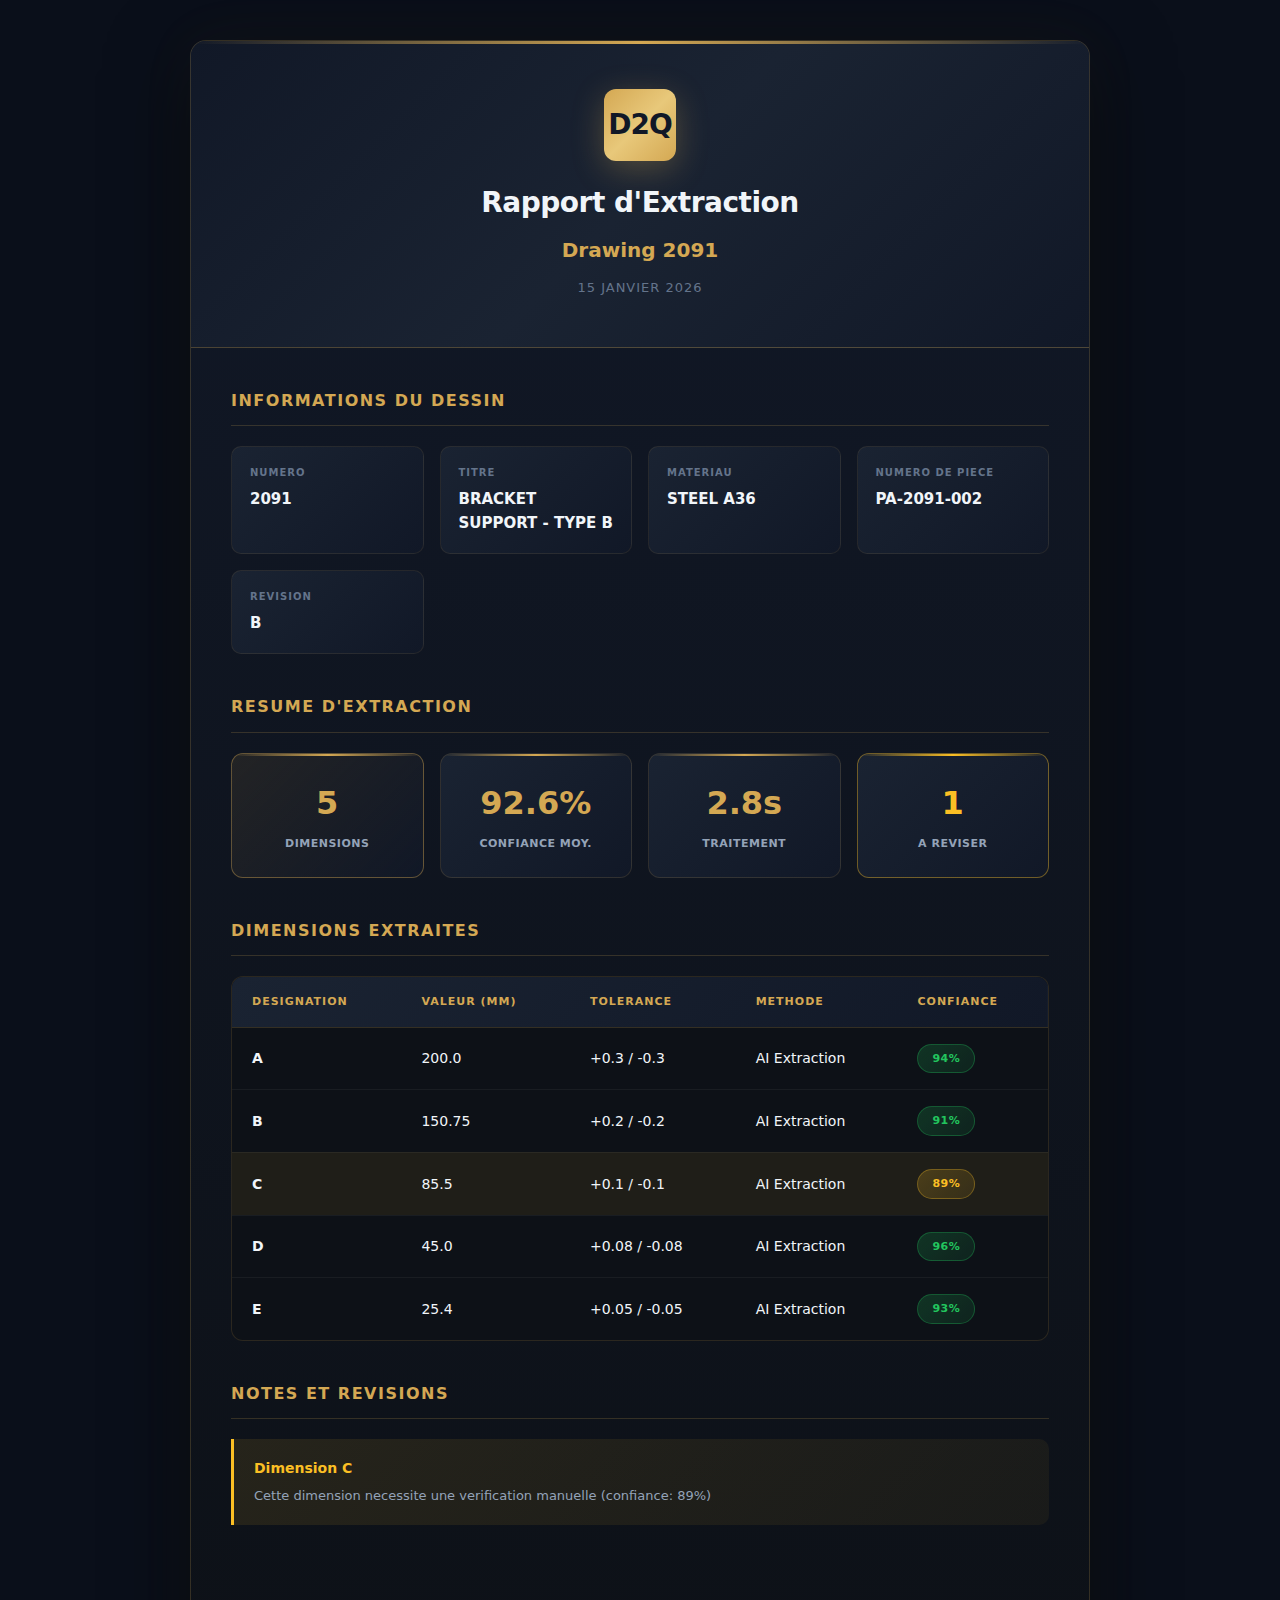
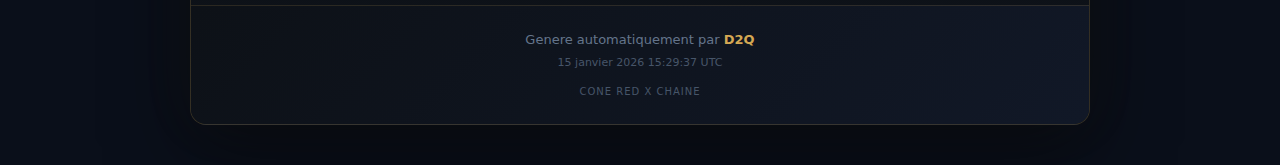
<file: assets/outputs/Report_2091.html>
<!DOCTYPE html>
<html lang="fr">
<head>
  <meta charset="UTF-8">
  <meta name="viewport" content="width=device-width, initial-scale=1.0">
  <title>Rapport D2Q - Drawing 2091</title>
  <style>
    * {
      margin: 0;
      padding: 0;
      box-sizing: border-box;
    }

    body {
      font-family: 'Inter', -apple-system, BlinkMacSystemFont, 'Segoe UI', system-ui, sans-serif;
      background: #0a0f1a;
      padding: 40px 20px;
      line-height: 1.6;
      color: #f1f5f9;
      min-height: 100vh;
    }

    .report {
      max-width: 900px;
      margin: 0 auto;
      background: linear-gradient(180deg, #111827 0%, #0d1117 100%);
      border-radius: 16px;
      border: 1px solid rgba(212, 168, 83, 0.2);
      box-shadow: 0 25px 80px rgba(0, 0, 0, 0.5), 0 0 60px rgba(212, 168, 83, 0.05);
      overflow: hidden;
    }

    .header {
      background: linear-gradient(135deg, #111827 0%, #1a2332 50%, #111827 100%);
      padding: 48px 40px;
      text-align: center;
      border-bottom: 1px solid rgba(212, 168, 83, 0.3);
      position: relative;
    }

    .header::before {
      content: '';
      position: absolute;
      top: 0;
      left: 0;
      right: 0;
      height: 3px;
      background: linear-gradient(90deg, transparent, #d4a853, transparent);
    }

    .logo {
      width: 72px;
      height: 72px;
      background: linear-gradient(135deg, #d4a853 0%, #e8c87a 50%, #d4a853 100%);
      border-radius: 12px;
      margin: 0 auto 20px;
      display: flex;
      align-items: center;
      justify-content: center;
      font-size: 28px;
      font-weight: 800;
      color: #111827;
      letter-spacing: -1px;
      box-shadow: 0 8px 32px rgba(212, 168, 83, 0.3);
    }

    .header h1 {
      font-size: 28px;
      font-weight: 700;
      color: #f1f5f9;
      margin-bottom: 8px;
      letter-spacing: -0.5px;
    }

    .drawing-number {
      font-size: 20px;
      color: #d4a853;
      font-weight: 600;
      margin-bottom: 12px;
    }

    .date {
      font-size: 13px;
      color: #64748b;
      text-transform: uppercase;
      letter-spacing: 1px;
    }

    .content {
      padding: 40px;
    }

    .section {
      margin-bottom: 40px;
    }

    .section-title {
      font-size: 16px;
      font-weight: 700;
      color: #d4a853;
      margin-bottom: 20px;
      padding-bottom: 12px;
      border-bottom: 1px solid rgba(212, 168, 83, 0.2);
      text-transform: uppercase;
      letter-spacing: 1.5px;
    }

    .info-grid {
      display: grid;
      grid-template-columns: repeat(auto-fit, minmax(180px, 1fr));
      gap: 16px;
      margin-bottom: 30px;
    }

    .info-item {
      background: linear-gradient(135deg, #1a2332 0%, #111827 100%);
      padding: 18px;
      border-radius: 10px;
      border: 1px solid rgba(212, 168, 83, 0.1);
      transition: all 0.3s ease;
    }

    .info-item:hover {
      border-color: rgba(212, 168, 83, 0.3);
      transform: translateY(-2px);
    }

    .info-label {
      font-size: 10px;
      font-weight: 700;
      color: #64748b;
      text-transform: uppercase;
      letter-spacing: 1px;
      margin-bottom: 6px;
    }

    .info-value {
      font-size: 15px;
      font-weight: 600;
      color: #f1f5f9;
    }

    .stats-grid {
      display: grid;
      grid-template-columns: repeat(4, 1fr);
      gap: 16px;
      margin-bottom: 30px;
    }

    @media (max-width: 768px) {
      .stats-grid {
        grid-template-columns: repeat(2, 1fr);
      }
    }

    .stat-card {
      background: linear-gradient(135deg, #1a2332 0%, #111827 100%);
      padding: 24px 16px;
      border-radius: 12px;
      text-align: center;
      border: 1px solid rgba(212, 168, 83, 0.15);
      position: relative;
      overflow: hidden;
    }

    .stat-card::before {
      content: '';
      position: absolute;
      top: 0;
      left: 0;
      right: 0;
      height: 2px;
      background: linear-gradient(90deg, transparent, #d4a853, transparent);
    }

    .stat-card.highlight {
      border-color: rgba(212, 168, 83, 0.4);
      background: linear-gradient(135deg, rgba(212, 168, 83, 0.1) 0%, #111827 100%);
    }

    .stat-card.warning {
      border-color: rgba(251, 191, 36, 0.4);
    }

    .stat-card.warning::before {
      background: linear-gradient(90deg, transparent, #fbbf24, transparent);
    }

    .stat-value {
      font-size: 32px;
      font-weight: 700;
      color: #d4a853;
      margin-bottom: 6px;
    }

    .stat-card.warning .stat-value {
      color: #fbbf24;
    }

    .stat-label {
      font-size: 11px;
      color: #94a3b8;
      font-weight: 600;
      text-transform: uppercase;
      letter-spacing: 0.5px;
    }

    .table-container {
      overflow-x: auto;
      border-radius: 12px;
      border: 1px solid rgba(212, 168, 83, 0.15);
      background: #0d1117;
    }

    table {
      width: 100%;
      border-collapse: collapse;
      font-size: 14px;
    }

    thead {
      background: linear-gradient(135deg, #1a2332 0%, #111827 100%);
    }

    th {
      padding: 16px 20px;
      text-align: left;
      font-weight: 700;
      color: #d4a853;
      text-transform: uppercase;
      font-size: 11px;
      letter-spacing: 1px;
      border-bottom: 1px solid rgba(212, 168, 83, 0.2);
    }

    td {
      padding: 16px 20px;
      border-bottom: 1px solid rgba(255, 255, 255, 0.05);
      color: #f1f5f9;
    }

    tr:last-child td {
      border-bottom: none;
    }

    tr:hover {
      background: rgba(212, 168, 83, 0.03);
    }

    tr.review-required {
      background: rgba(251, 191, 36, 0.08);
    }

    tr.review-required:hover {
      background: rgba(251, 191, 36, 0.12);
    }

    .badge {
      display: inline-block;
      padding: 5px 14px;
      border-radius: 20px;
      font-size: 11px;
      font-weight: 700;
      letter-spacing: 0.5px;
    }

    .badge-high {
      background: linear-gradient(135deg, rgba(34, 197, 94, 0.2) 0%, rgba(34, 197, 94, 0.1) 100%);
      color: #22c55e;
      border: 1px solid rgba(34, 197, 94, 0.3);
    }

    .badge-medium {
      background: linear-gradient(135deg, rgba(251, 191, 36, 0.2) 0%, rgba(251, 191, 36, 0.1) 100%);
      color: #fbbf24;
      border: 1px solid rgba(251, 191, 36, 0.3);
    }

    .badge-low {
      background: linear-gradient(135deg, rgba(239, 68, 68, 0.2) 0%, rgba(239, 68, 68, 0.1) 100%);
      color: #ef4444;
      border: 1px solid rgba(239, 68, 68, 0.3);
    }

    .notes-list {
      list-style: none;
    }

    .note-item {
      padding: 18px 20px;
      background: linear-gradient(135deg, rgba(251, 191, 36, 0.1) 0%, rgba(251, 191, 36, 0.05) 100%);
      border-left: 3px solid #fbbf24;
      border-radius: 0 10px 10px 0;
      margin-bottom: 12px;
    }

    .note-dimension {
      font-weight: 700;
      color: #fbbf24;
      margin-bottom: 6px;
      font-size: 14px;
    }

    .note-text {
      color: #94a3b8;
      font-size: 13px;
    }

    .footer {
      background: linear-gradient(135deg, #0d1117 0%, #111827 100%);
      padding: 24px 40px;
      text-align: center;
      border-top: 1px solid rgba(212, 168, 83, 0.15);
    }

    .footer-brand {
      font-size: 13px;
      color: #64748b;
      margin-bottom: 4px;
    }

    .footer-brand strong {
      color: #d4a853;
      font-weight: 700;
    }

    .footer-date {
      font-size: 11px;
      color: #475569;
    }

    .powered-by {
      margin-top: 12px;
      font-size: 10px;
      color: #475569;
      text-transform: uppercase;
      letter-spacing: 1px;
    }
  </style>
</head>
<body>
  <div class="report">
    <div class="header">
      <div class="logo">D2Q</div>
      <h1>Rapport d'Extraction</h1>
      <div class="drawing-number">Drawing 2091</div>
      <div class="date">15 Janvier 2026</div>
    </div>

    <div class="content">
      <div class="section">
        <h2 class="section-title">Informations du Dessin</h2>
        <div class="info-grid">
          <div class="info-item">
            <div class="info-label">Numero</div>
            <div class="info-value">2091</div>
          </div>
          <div class="info-item">
            <div class="info-label">Titre</div>
            <div class="info-value">BRACKET SUPPORT - TYPE B</div>
          </div>
          <div class="info-item">
            <div class="info-label">Materiau</div>
            <div class="info-value">STEEL A36</div>
          </div>
          <div class="info-item">
            <div class="info-label">Numero de Piece</div>
            <div class="info-value">PA-2091-002</div>
          </div>
          <div class="info-item">
            <div class="info-label">Revision</div>
            <div class="info-value">B</div>
          </div>
        </div>
      </div>

      <div class="section">
        <h2 class="section-title">Resume d'Extraction</h2>
        <div class="stats-grid">
          <div class="stat-card highlight">
            <div class="stat-value">5</div>
            <div class="stat-label">Dimensions</div>
          </div>
          <div class="stat-card">
            <div class="stat-value">92.6%</div>
            <div class="stat-label">Confiance Moy.</div>
          </div>
          <div class="stat-card">
            <div class="stat-value">2.8s</div>
            <div class="stat-label">Traitement</div>
          </div>
          <div class="stat-card warning">
            <div class="stat-value">1</div>
            <div class="stat-label">A Reviser</div>
          </div>
        </div>
      </div>

      <div class="section">
        <h2 class="section-title">Dimensions Extraites</h2>
        <div class="table-container">
          <table>
            <thead>
              <tr>
                <th>Designation</th>
                <th>Valeur (mm)</th>
                <th>Tolerance</th>
                <th>Methode</th>
                <th>Confiance</th>
              </tr>
            </thead>
            <tbody>
              <tr>
                <td><strong>A</strong></td>
                <td>200.0</td>
                <td>+0.3 / -0.3</td>
                <td>AI Extraction</td>
                <td><span class="badge badge-high">94%</span></td>
              </tr>
              <tr>
                <td><strong>B</strong></td>
                <td>150.75</td>
                <td>+0.2 / -0.2</td>
                <td>AI Extraction</td>
                <td><span class="badge badge-high">91%</span></td>
              </tr>
              <tr class="review-required">
                <td><strong>C</strong></td>
                <td>85.5</td>
                <td>+0.1 / -0.1</td>
                <td>AI Extraction</td>
                <td><span class="badge badge-medium">89%</span></td>
              </tr>
              <tr>
                <td><strong>D</strong></td>
                <td>45.0</td>
                <td>+0.08 / -0.08</td>
                <td>AI Extraction</td>
                <td><span class="badge badge-high">96%</span></td>
              </tr>
              <tr>
                <td><strong>E</strong></td>
                <td>25.4</td>
                <td>+0.05 / -0.05</td>
                <td>AI Extraction</td>
                <td><span class="badge badge-high">93%</span></td>
              </tr>
            </tbody>
          </table>
        </div>
      </div>

      <div class="section">
        <h2 class="section-title">Notes et Revisions</h2>
        <ul class="notes-list">
          <li class="note-item">
            <div class="note-dimension">Dimension C</div>
            <div class="note-text">Cette dimension necessite une verification manuelle (confiance: 89%)</div>
          </li>
        </ul>
      </div>
    </div>

    <div class="footer">
      <div class="footer-brand">Genere automatiquement par <strong>D2Q</strong></div>
      <div class="footer-date">15 janvier 2026 15:29:37 UTC</div>
      <div class="powered-by">Cone Red x Chaine</div>
    </div>
  </div>
</body>
</html>
</file>
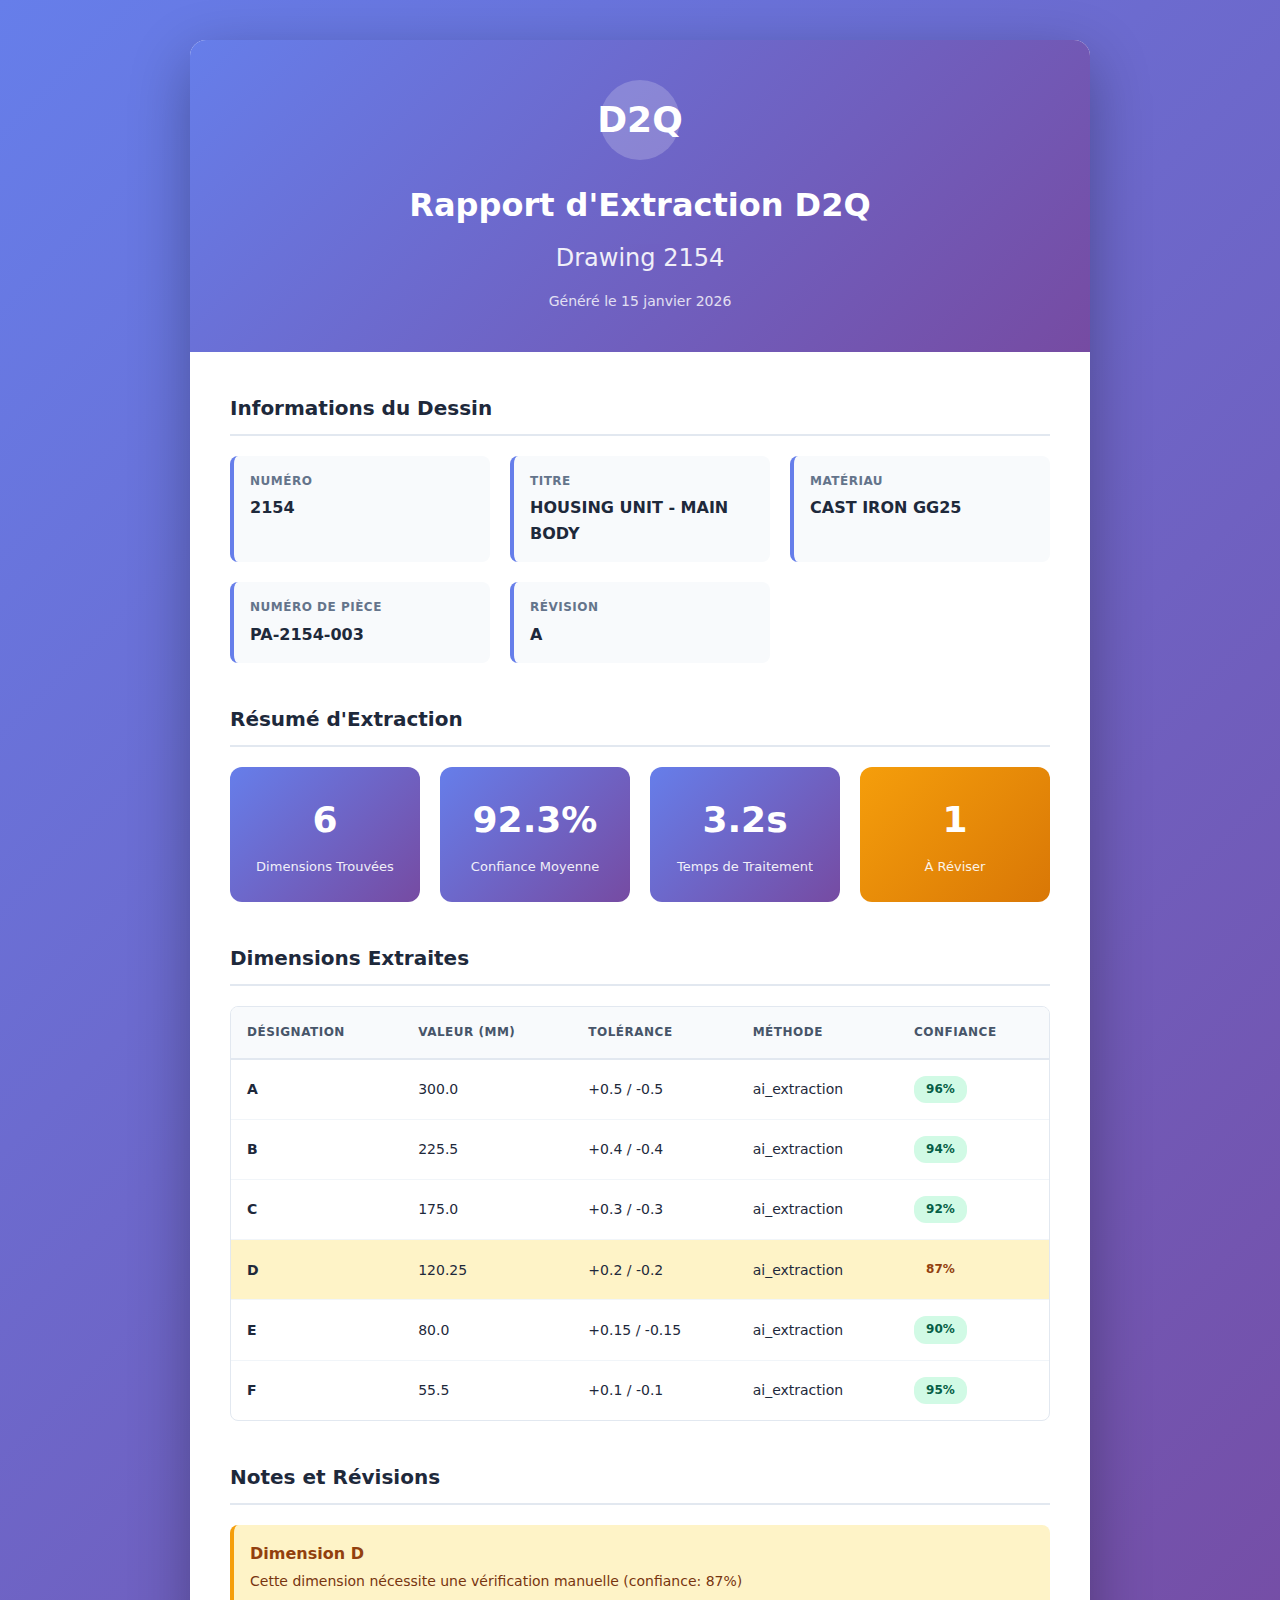
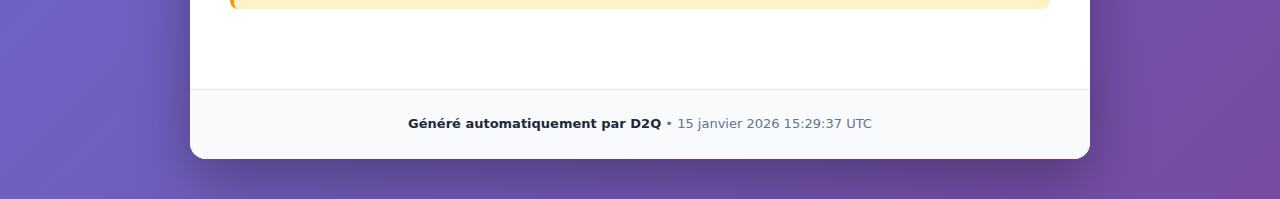
<file: assets/outputs/Report_2154.html>
<!DOCTYPE html>
<html lang="fr">
<head>
  <meta charset="UTF-8">
  <meta name="viewport" content="width=device-width, initial-scale=1.0">
  <title>Rapport D2Q - Drawing 2154</title>
  <style>
    * {
      margin: 0;
      padding: 0;
      box-sizing: border-box;
    }

    body {
      font-family: 'Inter', -apple-system, BlinkMacSystemFont, 'Segoe UI', system-ui, sans-serif;
      background: linear-gradient(135deg, #667eea 0%, #764ba2 100%);
      padding: 40px 20px;
      line-height: 1.6;
      color: #1e293b;
    }

    .report {
      max-width: 900px;
      margin: 0 auto;
      background: white;
      border-radius: 16px;
      box-shadow: 0 20px 60px rgba(0, 0, 0, 0.3);
      overflow: hidden;
    }

    .header {
      background: linear-gradient(135deg, #667eea 0%, #764ba2 100%);
      color: white;
      padding: 40px;
      text-align: center;
    }

    .logo-placeholder {
      width: 80px;
      height: 80px;
      background: rgba(255, 255, 255, 0.2);
      border-radius: 50%;
      margin: 0 auto 20px;
      display: flex;
      align-items: center;
      justify-content: center;
      font-size: 36px;
      font-weight: bold;
    }

    .header h1 {
      font-size: 32px;
      font-weight: 700;
      margin-bottom: 8px;
    }

    .header .drawing-number {
      font-size: 24px;
      opacity: 0.9;
      font-weight: 500;
    }

    .header .date {
      font-size: 14px;
      opacity: 0.8;
      margin-top: 12px;
    }

    .content {
      padding: 40px;
    }

    .section {
      margin-bottom: 40px;
    }

    .section-title {
      font-size: 20px;
      font-weight: 700;
      color: #1e293b;
      margin-bottom: 20px;
      padding-bottom: 10px;
      border-bottom: 2px solid #e2e8f0;
    }

    .info-grid {
      display: grid;
      grid-template-columns: repeat(auto-fit, minmax(200px, 1fr));
      gap: 20px;
      margin-bottom: 30px;
    }

    .info-item {
      background: #f8fafc;
      padding: 16px;
      border-radius: 8px;
      border-left: 4px solid #667eea;
    }

    .info-label {
      font-size: 12px;
      font-weight: 600;
      color: #64748b;
      text-transform: uppercase;
      letter-spacing: 0.5px;
      margin-bottom: 4px;
    }

    .info-value {
      font-size: 16px;
      font-weight: 600;
      color: #1e293b;
    }

    .stats-grid {
      display: grid;
      grid-template-columns: repeat(auto-fit, minmax(150px, 1fr));
      gap: 20px;
      margin-bottom: 30px;
    }

    .stat-card {
      background: linear-gradient(135deg, #667eea 0%, #764ba2 100%);
      color: white;
      padding: 24px;
      border-radius: 12px;
      text-align: center;
    }

    .stat-card.warning {
      background: linear-gradient(135deg, #f59e0b 0%, #d97706 100%);
    }

    .stat-value {
      font-size: 36px;
      font-weight: 700;
      margin-bottom: 8px;
    }

    .stat-label {
      font-size: 13px;
      opacity: 0.9;
      font-weight: 500;
    }

    .table-container {
      overflow-x: auto;
      border-radius: 8px;
      border: 1px solid #e2e8f0;
    }

    table {
      width: 100%;
      border-collapse: collapse;
      font-size: 14px;
    }

    thead {
      background: #f8fafc;
    }

    th {
      padding: 16px;
      text-align: left;
      font-weight: 700;
      color: #475569;
      text-transform: uppercase;
      font-size: 12px;
      letter-spacing: 0.5px;
      border-bottom: 2px solid #e2e8f0;
    }

    td {
      padding: 16px;
      border-bottom: 1px solid #f1f5f9;
    }

    tr:last-child td {
      border-bottom: none;
    }

    tr.review-required {
      background: #fef3c7;
    }

    .badge {
      display: inline-block;
      padding: 4px 12px;
      border-radius: 12px;
      font-size: 12px;
      font-weight: 600;
    }

    .badge-high {
      background: #d1fae5;
      color: #065f46;
    }

    .badge-medium {
      background: #fef3c7;
      color: #92400e;
    }

    .badge-low {
      background: #fee2e2;
      color: #991b1b;
    }

    .notes-list {
      list-style: none;
    }

    .note-item {
      padding: 16px;
      background: #fef3c7;
      border-left: 4px solid #f59e0b;
      border-radius: 8px;
      margin-bottom: 12px;
    }

    .note-dimension {
      font-weight: 700;
      color: #92400e;
      margin-bottom: 4px;
    }

    .note-text {
      color: #78350f;
      font-size: 14px;
    }

    .footer {
      background: #f8fafc;
      padding: 24px 40px;
      text-align: center;
      color: #64748b;
      font-size: 13px;
      border-top: 1px solid #e2e8f0;
    }

    .footer strong {
      color: #1e293b;
      font-weight: 600;
    }
  </style>
</head>
<body>
  <div class="report">
    <div class="header">
      <div class="logo-placeholder">D2Q</div>
      <h1>Rapport d'Extraction D2Q</h1>
      <div class="drawing-number">Drawing 2154</div>
      <div class="date">Généré le 15 janvier 2026</div>
    </div>

    <div class="content">
      <div class="section">
        <h2 class="section-title">Informations du Dessin</h2>
        <div class="info-grid">
          <div class="info-item">
            <div class="info-label">Numéro</div>
            <div class="info-value">2154</div>
          </div>
          <div class="info-item">
            <div class="info-label">Titre</div>
            <div class="info-value">HOUSING UNIT - MAIN BODY</div>
          </div>
          <div class="info-item">
            <div class="info-label">Matériau</div>
            <div class="info-value">CAST IRON GG25</div>
          </div>
          <div class="info-item">
            <div class="info-label">Numéro de Pièce</div>
            <div class="info-value">PA-2154-003</div>
          </div>
          <div class="info-item">
            <div class="info-label">Révision</div>
            <div class="info-value">A</div>
          </div>
        </div>
      </div>

      <div class="section">
        <h2 class="section-title">Résumé d'Extraction</h2>
        <div class="stats-grid">
          <div class="stat-card">
            <div class="stat-value">6</div>
            <div class="stat-label">Dimensions Trouvées</div>
          </div>
          <div class="stat-card">
            <div class="stat-value">92.3%</div>
            <div class="stat-label">Confiance Moyenne</div>
          </div>
          <div class="stat-card">
            <div class="stat-value">3.2s</div>
            <div class="stat-label">Temps de Traitement</div>
          </div>
          <div class="stat-card warning">
            <div class="stat-value">1</div>
            <div class="stat-label">À Réviser</div>
          </div>
        </div>
      </div>

      <div class="section">
        <h2 class="section-title">Dimensions Extraites</h2>
        <div class="table-container">
          <table>
            <thead>
              <tr>
                <th>Désignation</th>
                <th>Valeur (mm)</th>
                <th>Tolérance</th>
                <th>Méthode</th>
                <th>Confiance</th>
              </tr>
            </thead>
            <tbody>
              <tr>
                <td><strong>A</strong></td>
                <td>300.0</td>
                <td>+0.5 / -0.5</td>
                <td>ai_extraction</td>
                <td><span class="badge badge-high">96%</span></td>
              </tr>
              <tr>
                <td><strong>B</strong></td>
                <td>225.5</td>
                <td>+0.4 / -0.4</td>
                <td>ai_extraction</td>
                <td><span class="badge badge-high">94%</span></td>
              </tr>
              <tr>
                <td><strong>C</strong></td>
                <td>175.0</td>
                <td>+0.3 / -0.3</td>
                <td>ai_extraction</td>
                <td><span class="badge badge-high">92%</span></td>
              </tr>
              <tr class="review-required">
                <td><strong>D</strong></td>
                <td>120.25</td>
                <td>+0.2 / -0.2</td>
                <td>ai_extraction</td>
                <td><span class="badge badge-medium">87%</span></td>
              </tr>
              <tr>
                <td><strong>E</strong></td>
                <td>80.0</td>
                <td>+0.15 / -0.15</td>
                <td>ai_extraction</td>
                <td><span class="badge badge-high">90%</span></td>
              </tr>
              <tr>
                <td><strong>F</strong></td>
                <td>55.5</td>
                <td>+0.1 / -0.1</td>
                <td>ai_extraction</td>
                <td><span class="badge badge-high">95%</span></td>
              </tr>
            </tbody>
          </table>
        </div>
      </div>

      <div class="section">
        <h2 class="section-title">Notes et Révisions</h2>
        <ul class="notes-list">
          <li class="note-item">
            <div class="note-dimension">Dimension D</div>
            <div class="note-text">Cette dimension nécessite une vérification manuelle (confiance: 87%)</div>
          </li>
        </ul>
      </div>
    </div>

    <div class="footer">
      <strong>Généré automatiquement par D2Q</strong> • 15 janvier 2026 15:29:37 UTC
    </div>
  </div>
</body>
</html>
</file>
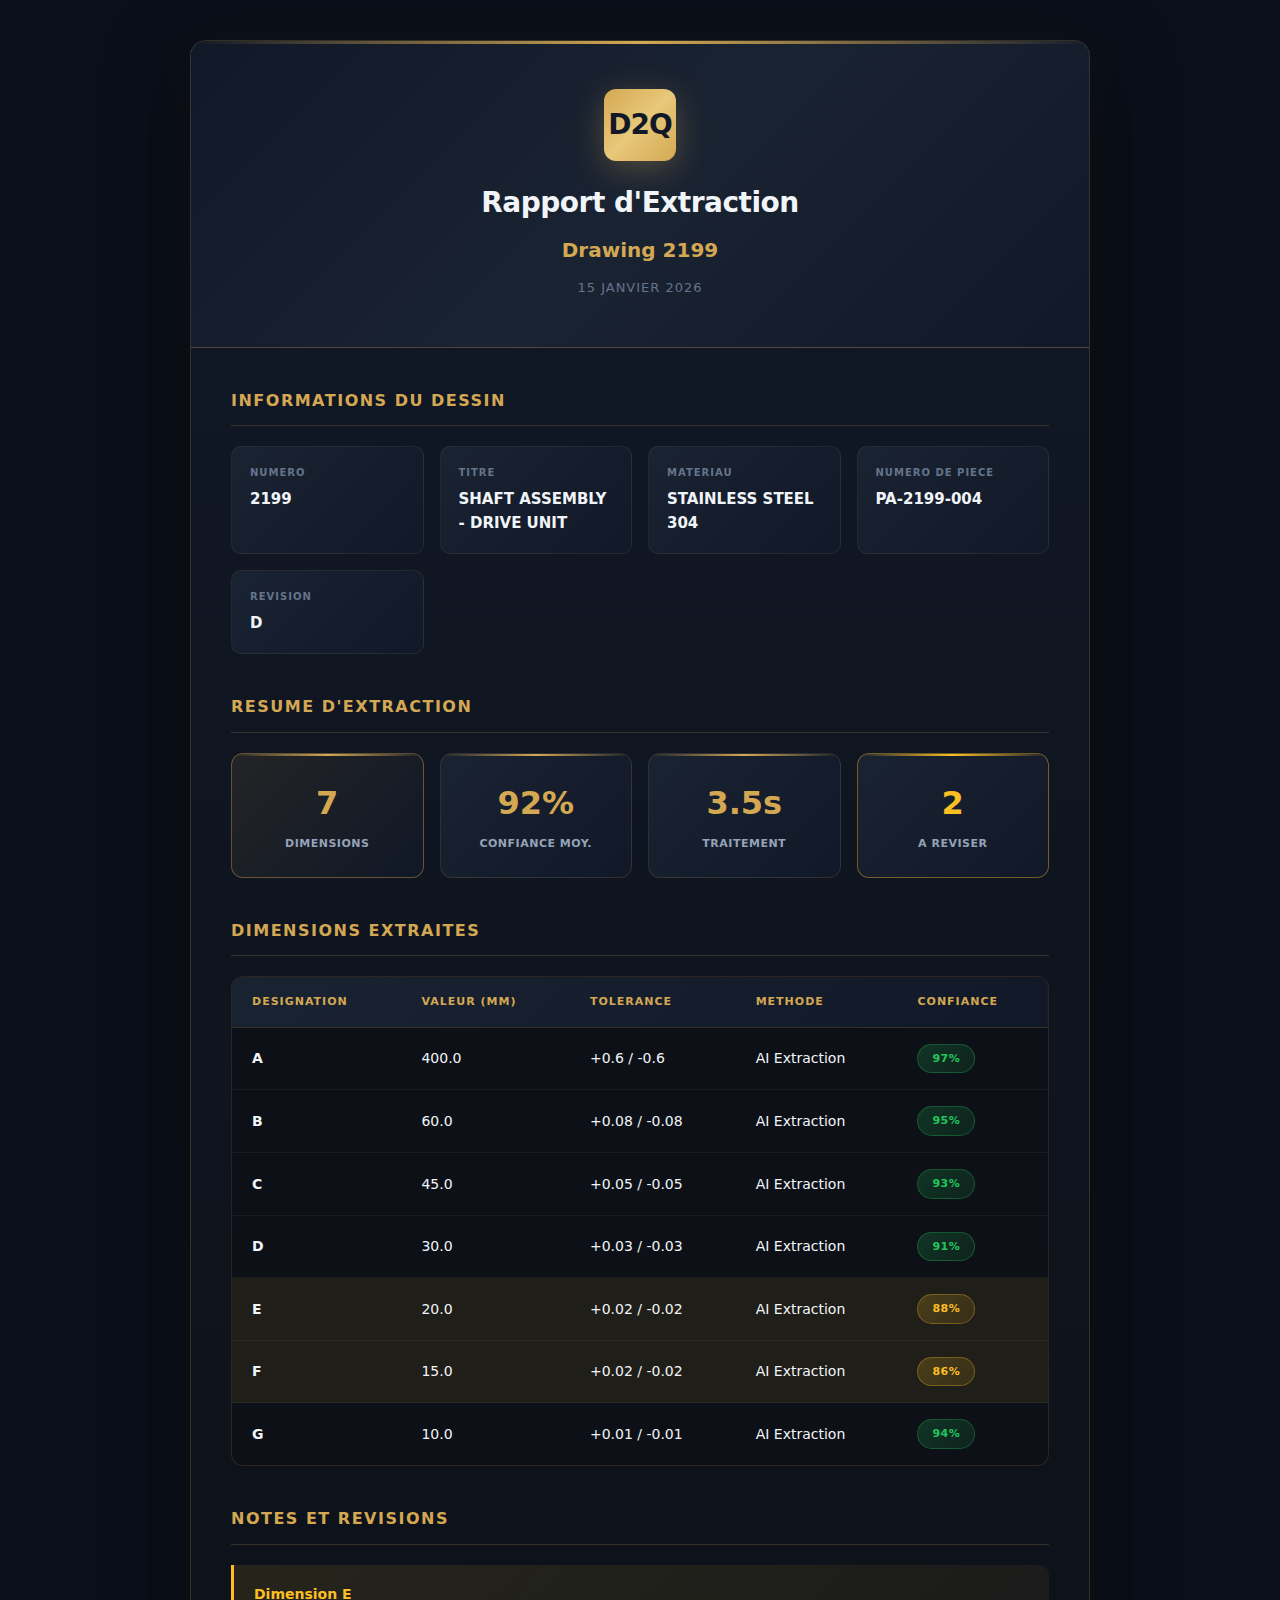
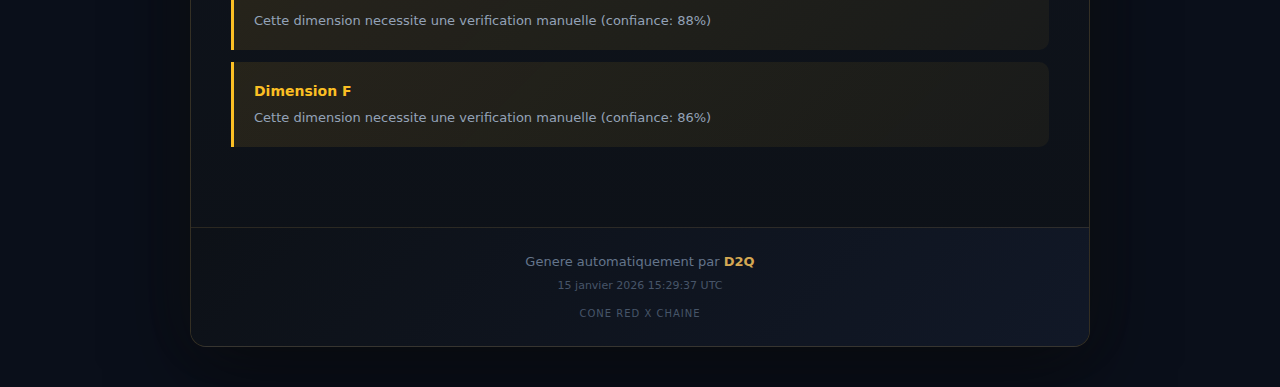
<file: assets/outputs/Report_2199.html>
<!DOCTYPE html>
<html lang="fr">
<head>
  <meta charset="UTF-8">
  <meta name="viewport" content="width=device-width, initial-scale=1.0">
  <title>Rapport D2Q - Drawing 2199</title>
  <style>
    * {
      margin: 0;
      padding: 0;
      box-sizing: border-box;
    }

    body {
      font-family: 'Inter', -apple-system, BlinkMacSystemFont, 'Segoe UI', system-ui, sans-serif;
      background: #0a0f1a;
      padding: 40px 20px;
      line-height: 1.6;
      color: #f1f5f9;
      min-height: 100vh;
    }

    .report {
      max-width: 900px;
      margin: 0 auto;
      background: linear-gradient(180deg, #111827 0%, #0d1117 100%);
      border-radius: 16px;
      border: 1px solid rgba(212, 168, 83, 0.2);
      box-shadow: 0 25px 80px rgba(0, 0, 0, 0.5), 0 0 60px rgba(212, 168, 83, 0.05);
      overflow: hidden;
    }

    .header {
      background: linear-gradient(135deg, #111827 0%, #1a2332 50%, #111827 100%);
      padding: 48px 40px;
      text-align: center;
      border-bottom: 1px solid rgba(212, 168, 83, 0.3);
      position: relative;
    }

    .header::before {
      content: '';
      position: absolute;
      top: 0;
      left: 0;
      right: 0;
      height: 3px;
      background: linear-gradient(90deg, transparent, #d4a853, transparent);
    }

    .logo {
      width: 72px;
      height: 72px;
      background: linear-gradient(135deg, #d4a853 0%, #e8c87a 50%, #d4a853 100%);
      border-radius: 12px;
      margin: 0 auto 20px;
      display: flex;
      align-items: center;
      justify-content: center;
      font-size: 28px;
      font-weight: 800;
      color: #111827;
      letter-spacing: -1px;
      box-shadow: 0 8px 32px rgba(212, 168, 83, 0.3);
    }

    .header h1 {
      font-size: 28px;
      font-weight: 700;
      color: #f1f5f9;
      margin-bottom: 8px;
      letter-spacing: -0.5px;
    }

    .drawing-number {
      font-size: 20px;
      color: #d4a853;
      font-weight: 600;
      margin-bottom: 12px;
    }

    .date {
      font-size: 13px;
      color: #64748b;
      text-transform: uppercase;
      letter-spacing: 1px;
    }

    .content {
      padding: 40px;
    }

    .section {
      margin-bottom: 40px;
    }

    .section-title {
      font-size: 16px;
      font-weight: 700;
      color: #d4a853;
      margin-bottom: 20px;
      padding-bottom: 12px;
      border-bottom: 1px solid rgba(212, 168, 83, 0.2);
      text-transform: uppercase;
      letter-spacing: 1.5px;
    }

    .info-grid {
      display: grid;
      grid-template-columns: repeat(auto-fit, minmax(180px, 1fr));
      gap: 16px;
      margin-bottom: 30px;
    }

    .info-item {
      background: linear-gradient(135deg, #1a2332 0%, #111827 100%);
      padding: 18px;
      border-radius: 10px;
      border: 1px solid rgba(212, 168, 83, 0.1);
      transition: all 0.3s ease;
    }

    .info-item:hover {
      border-color: rgba(212, 168, 83, 0.3);
      transform: translateY(-2px);
    }

    .info-label {
      font-size: 10px;
      font-weight: 700;
      color: #64748b;
      text-transform: uppercase;
      letter-spacing: 1px;
      margin-bottom: 6px;
    }

    .info-value {
      font-size: 15px;
      font-weight: 600;
      color: #f1f5f9;
    }

    .stats-grid {
      display: grid;
      grid-template-columns: repeat(4, 1fr);
      gap: 16px;
      margin-bottom: 30px;
    }

    @media (max-width: 768px) {
      .stats-grid {
        grid-template-columns: repeat(2, 1fr);
      }
    }

    .stat-card {
      background: linear-gradient(135deg, #1a2332 0%, #111827 100%);
      padding: 24px 16px;
      border-radius: 12px;
      text-align: center;
      border: 1px solid rgba(212, 168, 83, 0.15);
      position: relative;
      overflow: hidden;
    }

    .stat-card::before {
      content: '';
      position: absolute;
      top: 0;
      left: 0;
      right: 0;
      height: 2px;
      background: linear-gradient(90deg, transparent, #d4a853, transparent);
    }

    .stat-card.highlight {
      border-color: rgba(212, 168, 83, 0.4);
      background: linear-gradient(135deg, rgba(212, 168, 83, 0.1) 0%, #111827 100%);
    }

    .stat-card.warning {
      border-color: rgba(251, 191, 36, 0.4);
    }

    .stat-card.warning::before {
      background: linear-gradient(90deg, transparent, #fbbf24, transparent);
    }

    .stat-value {
      font-size: 32px;
      font-weight: 700;
      color: #d4a853;
      margin-bottom: 6px;
    }

    .stat-card.warning .stat-value {
      color: #fbbf24;
    }

    .stat-label {
      font-size: 11px;
      color: #94a3b8;
      font-weight: 600;
      text-transform: uppercase;
      letter-spacing: 0.5px;
    }

    .table-container {
      overflow-x: auto;
      border-radius: 12px;
      border: 1px solid rgba(212, 168, 83, 0.15);
      background: #0d1117;
    }

    table {
      width: 100%;
      border-collapse: collapse;
      font-size: 14px;
    }

    thead {
      background: linear-gradient(135deg, #1a2332 0%, #111827 100%);
    }

    th {
      padding: 16px 20px;
      text-align: left;
      font-weight: 700;
      color: #d4a853;
      text-transform: uppercase;
      font-size: 11px;
      letter-spacing: 1px;
      border-bottom: 1px solid rgba(212, 168, 83, 0.2);
    }

    td {
      padding: 16px 20px;
      border-bottom: 1px solid rgba(255, 255, 255, 0.05);
      color: #f1f5f9;
    }

    tr:last-child td {
      border-bottom: none;
    }

    tr:hover {
      background: rgba(212, 168, 83, 0.03);
    }

    tr.review-required {
      background: rgba(251, 191, 36, 0.08);
    }

    tr.review-required:hover {
      background: rgba(251, 191, 36, 0.12);
    }

    .badge {
      display: inline-block;
      padding: 5px 14px;
      border-radius: 20px;
      font-size: 11px;
      font-weight: 700;
      letter-spacing: 0.5px;
    }

    .badge-high {
      background: linear-gradient(135deg, rgba(34, 197, 94, 0.2) 0%, rgba(34, 197, 94, 0.1) 100%);
      color: #22c55e;
      border: 1px solid rgba(34, 197, 94, 0.3);
    }

    .badge-medium {
      background: linear-gradient(135deg, rgba(251, 191, 36, 0.2) 0%, rgba(251, 191, 36, 0.1) 100%);
      color: #fbbf24;
      border: 1px solid rgba(251, 191, 36, 0.3);
    }

    .badge-low {
      background: linear-gradient(135deg, rgba(239, 68, 68, 0.2) 0%, rgba(239, 68, 68, 0.1) 100%);
      color: #ef4444;
      border: 1px solid rgba(239, 68, 68, 0.3);
    }

    .notes-list {
      list-style: none;
    }

    .note-item {
      padding: 18px 20px;
      background: linear-gradient(135deg, rgba(251, 191, 36, 0.1) 0%, rgba(251, 191, 36, 0.05) 100%);
      border-left: 3px solid #fbbf24;
      border-radius: 0 10px 10px 0;
      margin-bottom: 12px;
    }

    .note-dimension {
      font-weight: 700;
      color: #fbbf24;
      margin-bottom: 6px;
      font-size: 14px;
    }

    .note-text {
      color: #94a3b8;
      font-size: 13px;
    }

    .footer {
      background: linear-gradient(135deg, #0d1117 0%, #111827 100%);
      padding: 24px 40px;
      text-align: center;
      border-top: 1px solid rgba(212, 168, 83, 0.15);
    }

    .footer-brand {
      font-size: 13px;
      color: #64748b;
      margin-bottom: 4px;
    }

    .footer-brand strong {
      color: #d4a853;
      font-weight: 700;
    }

    .footer-date {
      font-size: 11px;
      color: #475569;
    }

    .powered-by {
      margin-top: 12px;
      font-size: 10px;
      color: #475569;
      text-transform: uppercase;
      letter-spacing: 1px;
    }
  </style>
</head>
<body>
  <div class="report">
    <div class="header">
      <div class="logo">D2Q</div>
      <h1>Rapport d'Extraction</h1>
      <div class="drawing-number">Drawing 2199</div>
      <div class="date">15 Janvier 2026</div>
    </div>

    <div class="content">
      <div class="section">
        <h2 class="section-title">Informations du Dessin</h2>
        <div class="info-grid">
          <div class="info-item">
            <div class="info-label">Numero</div>
            <div class="info-value">2199</div>
          </div>
          <div class="info-item">
            <div class="info-label">Titre</div>
            <div class="info-value">SHAFT ASSEMBLY - DRIVE UNIT</div>
          </div>
          <div class="info-item">
            <div class="info-label">Materiau</div>
            <div class="info-value">STAINLESS STEEL 304</div>
          </div>
          <div class="info-item">
            <div class="info-label">Numero de Piece</div>
            <div class="info-value">PA-2199-004</div>
          </div>
          <div class="info-item">
            <div class="info-label">Revision</div>
            <div class="info-value">D</div>
          </div>
        </div>
      </div>

      <div class="section">
        <h2 class="section-title">Resume d'Extraction</h2>
        <div class="stats-grid">
          <div class="stat-card highlight">
            <div class="stat-value">7</div>
            <div class="stat-label">Dimensions</div>
          </div>
          <div class="stat-card">
            <div class="stat-value">92%</div>
            <div class="stat-label">Confiance Moy.</div>
          </div>
          <div class="stat-card">
            <div class="stat-value">3.5s</div>
            <div class="stat-label">Traitement</div>
          </div>
          <div class="stat-card warning">
            <div class="stat-value">2</div>
            <div class="stat-label">A Reviser</div>
          </div>
        </div>
      </div>

      <div class="section">
        <h2 class="section-title">Dimensions Extraites</h2>
        <div class="table-container">
          <table>
            <thead>
              <tr>
                <th>Designation</th>
                <th>Valeur (mm)</th>
                <th>Tolerance</th>
                <th>Methode</th>
                <th>Confiance</th>
              </tr>
            </thead>
            <tbody>
              <tr>
                <td><strong>A</strong></td>
                <td>400.0</td>
                <td>+0.6 / -0.6</td>
                <td>AI Extraction</td>
                <td><span class="badge badge-high">97%</span></td>
              </tr>
              <tr>
                <td><strong>B</strong></td>
                <td>60.0</td>
                <td>+0.08 / -0.08</td>
                <td>AI Extraction</td>
                <td><span class="badge badge-high">95%</span></td>
              </tr>
              <tr>
                <td><strong>C</strong></td>
                <td>45.0</td>
                <td>+0.05 / -0.05</td>
                <td>AI Extraction</td>
                <td><span class="badge badge-high">93%</span></td>
              </tr>
              <tr>
                <td><strong>D</strong></td>
                <td>30.0</td>
                <td>+0.03 / -0.03</td>
                <td>AI Extraction</td>
                <td><span class="badge badge-high">91%</span></td>
              </tr>
              <tr class="review-required">
                <td><strong>E</strong></td>
                <td>20.0</td>
                <td>+0.02 / -0.02</td>
                <td>AI Extraction</td>
                <td><span class="badge badge-medium">88%</span></td>
              </tr>
              <tr class="review-required">
                <td><strong>F</strong></td>
                <td>15.0</td>
                <td>+0.02 / -0.02</td>
                <td>AI Extraction</td>
                <td><span class="badge badge-medium">86%</span></td>
              </tr>
              <tr>
                <td><strong>G</strong></td>
                <td>10.0</td>
                <td>+0.01 / -0.01</td>
                <td>AI Extraction</td>
                <td><span class="badge badge-high">94%</span></td>
              </tr>
            </tbody>
          </table>
        </div>
      </div>

      <div class="section">
        <h2 class="section-title">Notes et Revisions</h2>
        <ul class="notes-list">
          <li class="note-item">
            <div class="note-dimension">Dimension E</div>
            <div class="note-text">Cette dimension necessite une verification manuelle (confiance: 88%)</div>
          </li>
          <li class="note-item">
            <div class="note-dimension">Dimension F</div>
            <div class="note-text">Cette dimension necessite une verification manuelle (confiance: 86%)</div>
          </li>
        </ul>
      </div>
    </div>

    <div class="footer">
      <div class="footer-brand">Genere automatiquement par <strong>D2Q</strong></div>
      <div class="footer-date">15 janvier 2026 15:29:37 UTC</div>
      <div class="powered-by">Cone Red x Chaine</div>
    </div>
  </div>
</body>
</html>
</file>
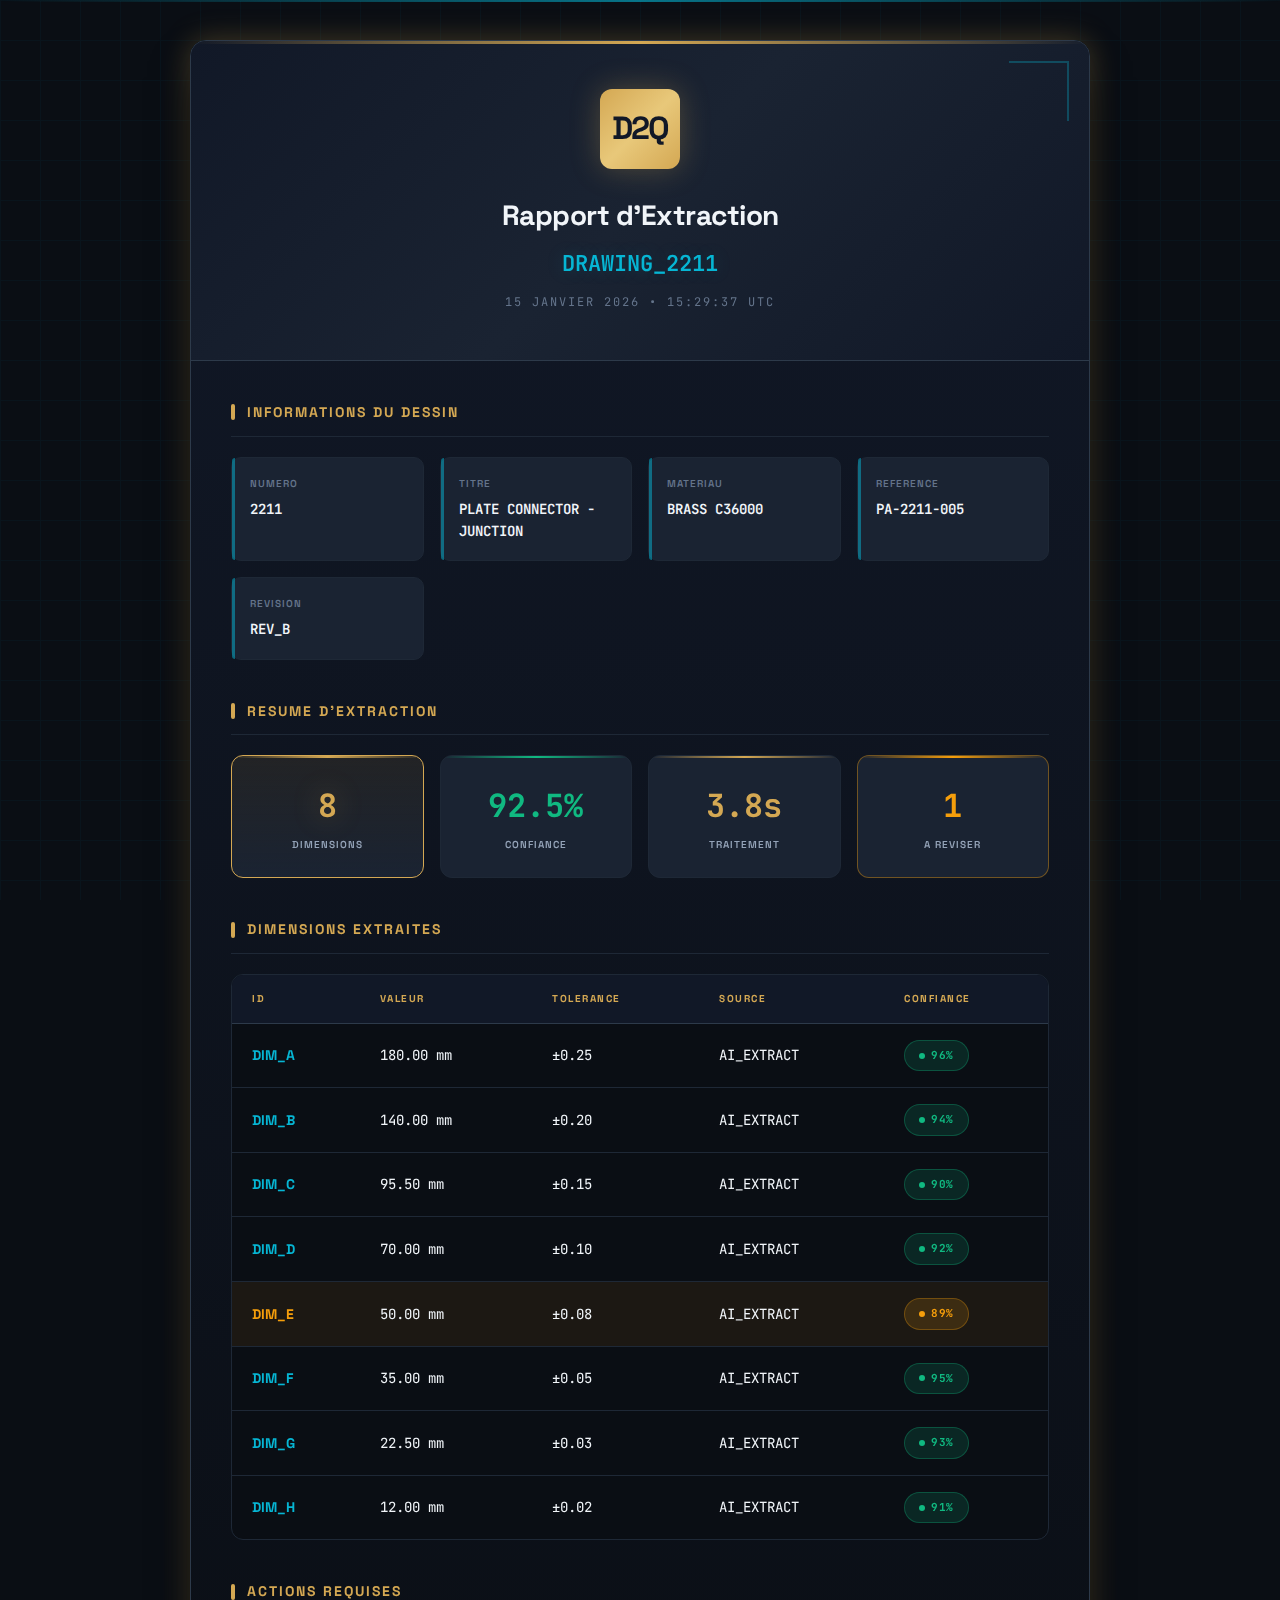
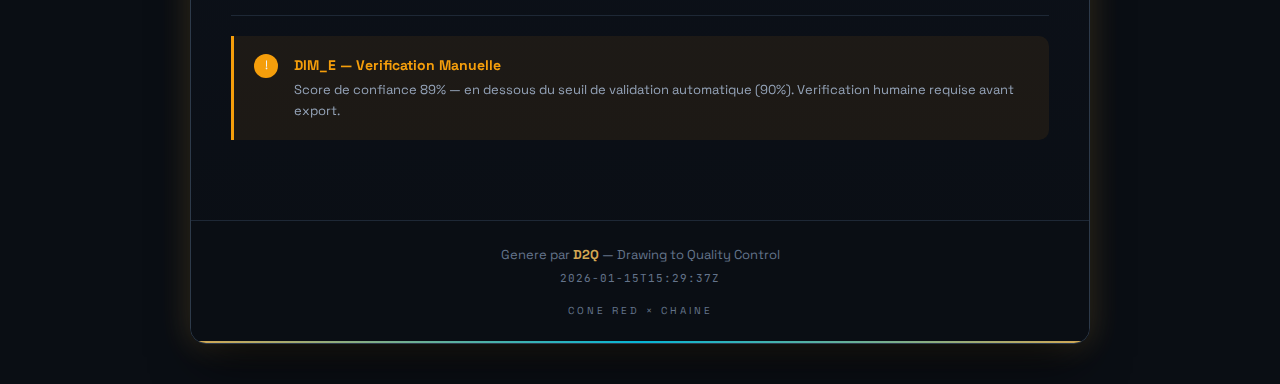
<file: assets/outputs/Report_2211.html>
<!DOCTYPE html>
<html lang="fr">
<head>
  <meta charset="UTF-8">
  <meta name="viewport" content="width=device-width, initial-scale=1.0">
  <title>Rapport D2Q - Drawing 2211</title>
  <link rel="preconnect" href="https://fonts.googleapis.com">
  <link rel="preconnect" href="https://fonts.gstatic.com" crossorigin>
  <link href="https://fonts.googleapis.com/css2?family=Space+Grotesk:wght@400;500;600;700&family=JetBrains+Mono:wght@400;500;600;700&display=swap" rel="stylesheet">
  <style>
    /* ============================================
       D2Q REPORT — REBEL EDITION
       Matches website cinematic industrial theme
       ============================================ */

    *, *::before, *::after {
      margin: 0;
      padding: 0;
      box-sizing: border-box;
    }

    :root {
      /* Industrial Dark Palette (from website) */
      --color-void: #000000;
      --color-base: #0a0e14;
      --color-surface: #111827;
      --color-surface-elevated: #1a2332;
      --color-border: #2d3a4a;
      --color-border-subtle: #1e2836;

      /* Text */
      --color-text: #f1f5f9;
      --color-text-secondary: #94a3b8;
      --color-text-muted: #64748b;

      /* Accent — Precision Gold */
      --color-gold: #d4a853;
      --color-gold-light: #e8c87a;
      --color-gold-dark: #b8923d;

      /* Accent — Technical Cyan */
      --color-cyan: #06b6d4;
      --color-cyan-glow: rgba(6, 182, 212, 0.4);

      /* Semantic */
      --color-success: #10b981;
      --color-warning: #f59e0b;
      --color-danger: #ef4444;

      /* Typography (from website) */
      --font-display: 'Space Grotesk', -apple-system, sans-serif;
      --font-mono: 'JetBrains Mono', monospace;

      /* Shadows */
      --shadow-glow-gold: 0 0 30px rgba(212, 168, 83, 0.3);
      --shadow-glow-cyan: 0 0 20px rgba(6, 182, 212, 0.2);
      --shadow-dramatic: 0 25px 50px -12px rgba(0, 0, 0, 0.8);
    }

    body {
      font-family: var(--font-display);
      background: var(--color-base);
      color: var(--color-text);
      line-height: 1.6;
      min-height: 100vh;
      padding: 40px 20px;
      -webkit-font-smoothing: antialiased;
      position: relative;
    }

    /* Blueprint Grid Background (from website) */
    body::before {
      content: '';
      position: fixed;
      top: 0;
      left: 0;
      width: 100%;
      height: 100%;
      pointer-events: none;
      z-index: 0;
      opacity: 0.04;
      background-image:
        linear-gradient(var(--color-cyan) 1px, transparent 1px),
        linear-gradient(90deg, var(--color-cyan) 1px, transparent 1px);
      background-size: 40px 40px;
    }

    /* Scanning line animation */
    body::after {
      content: '';
      position: fixed;
      top: 0;
      left: 0;
      width: 100%;
      height: 2px;
      background: linear-gradient(90deg, transparent, var(--color-cyan), transparent);
      z-index: 1000;
      animation: scanLine 4s ease-in-out infinite;
      opacity: 0.6;
    }

    @keyframes scanLine {
      0%, 100% { transform: translateY(0); opacity: 0; }
      10% { opacity: 0.6; }
      90% { opacity: 0.6; }
      100% { transform: translateY(100vh); opacity: 0; }
    }

    /* Print styles - remove animations */
    @media print {
      body::before, body::after { display: none; }
      body { background: white; color: black; }
      .report { box-shadow: none; border: 1px solid #ccc; }
    }

    .report {
      max-width: 900px;
      margin: 0 auto;
      background: linear-gradient(180deg, var(--color-surface) 0%, var(--color-base) 100%);
      border-radius: 16px;
      border: 1px solid var(--color-border);
      box-shadow: var(--shadow-dramatic), var(--shadow-glow-gold);
      overflow: hidden;
      position: relative;
      z-index: 10;
    }

    /* Header */
    .header {
      background: linear-gradient(135deg, var(--color-surface) 0%, var(--color-surface-elevated) 50%, var(--color-surface) 100%);
      padding: 48px 40px;
      text-align: center;
      border-bottom: 1px solid var(--color-border);
      position: relative;
      overflow: hidden;
    }

    /* Gold top line */
    .header::before {
      content: '';
      position: absolute;
      top: 0;
      left: 0;
      right: 0;
      height: 3px;
      background: linear-gradient(90deg, transparent 0%, var(--color-gold) 50%, transparent 100%);
    }

    /* Subtle corner accents */
    .header::after {
      content: '';
      position: absolute;
      top: 20px;
      right: 20px;
      width: 60px;
      height: 60px;
      border-top: 2px solid var(--color-cyan);
      border-right: 2px solid var(--color-cyan);
      opacity: 0.3;
    }

    .logo {
      width: 80px;
      height: 80px;
      background: linear-gradient(135deg, var(--color-gold) 0%, var(--color-gold-light) 50%, var(--color-gold) 100%);
      border-radius: 12px;
      margin: 0 auto 24px;
      display: flex;
      align-items: center;
      justify-content: center;
      font-family: var(--font-display);
      font-size: 32px;
      font-weight: 700;
      color: var(--color-surface);
      letter-spacing: -2px;
      box-shadow: var(--shadow-glow-gold);
      position: relative;
    }

    .header h1 {
      font-family: var(--font-display);
      font-size: 28px;
      font-weight: 700;
      color: var(--color-text);
      margin-bottom: 8px;
      letter-spacing: -0.5px;
    }

    .drawing-number {
      font-family: var(--font-mono);
      font-size: 22px;
      color: var(--color-cyan);
      font-weight: 600;
      margin-bottom: 12px;
      text-shadow: var(--shadow-glow-cyan);
    }

    .date {
      font-family: var(--font-mono);
      font-size: 12px;
      color: var(--color-text-muted);
      text-transform: uppercase;
      letter-spacing: 2px;
    }

    /* Content */
    .content {
      padding: 40px;
    }

    .section {
      margin-bottom: 40px;
    }

    .section-title {
      font-family: var(--font-display);
      font-size: 14px;
      font-weight: 700;
      color: var(--color-gold);
      margin-bottom: 20px;
      padding-bottom: 12px;
      border-bottom: 1px solid var(--color-border-subtle);
      text-transform: uppercase;
      letter-spacing: 2px;
      display: flex;
      align-items: center;
      gap: 12px;
    }

    .section-title::before {
      content: '';
      width: 4px;
      height: 16px;
      background: var(--color-gold);
      border-radius: 2px;
    }

    /* Info Grid */
    .info-grid {
      display: grid;
      grid-template-columns: repeat(auto-fit, minmax(160px, 1fr));
      gap: 16px;
    }

    .info-item {
      background: var(--color-surface-elevated);
      padding: 18px;
      border-radius: 10px;
      border: 1px solid var(--color-border-subtle);
      transition: all 0.3s ease;
      position: relative;
    }

    .info-item::before {
      content: '';
      position: absolute;
      top: 0;
      left: 0;
      width: 3px;
      height: 100%;
      background: var(--color-cyan);
      border-radius: 10px 0 0 10px;
      opacity: 0.5;
    }

    .info-item:hover {
      border-color: var(--color-cyan);
      transform: translateY(-2px);
      box-shadow: var(--shadow-glow-cyan);
    }

    .info-label {
      font-family: var(--font-display);
      font-size: 10px;
      font-weight: 600;
      color: var(--color-text-muted);
      text-transform: uppercase;
      letter-spacing: 1px;
      margin-bottom: 6px;
    }

    .info-value {
      font-family: var(--font-mono);
      font-size: 14px;
      font-weight: 600;
      color: var(--color-text);
    }

    /* Stats Grid */
    .stats-grid {
      display: grid;
      grid-template-columns: repeat(4, 1fr);
      gap: 16px;
    }

    @media (max-width: 768px) {
      .stats-grid { grid-template-columns: repeat(2, 1fr); }
    }

    .stat-card {
      background: var(--color-surface-elevated);
      padding: 24px 16px;
      border-radius: 12px;
      text-align: center;
      border: 1px solid var(--color-border-subtle);
      position: relative;
      overflow: hidden;
      transition: all 0.3s ease;
    }

    .stat-card::before {
      content: '';
      position: absolute;
      top: 0;
      left: 0;
      right: 0;
      height: 2px;
      background: linear-gradient(90deg, transparent, var(--color-gold), transparent);
    }

    .stat-card:hover {
      transform: translateY(-2px);
      box-shadow: var(--shadow-glow-gold);
    }

    .stat-card.highlight {
      border-color: var(--color-gold);
      background: linear-gradient(180deg, rgba(212, 168, 83, 0.1) 0%, var(--color-surface-elevated) 100%);
    }

    .stat-card.highlight .stat-value {
      text-shadow: var(--shadow-glow-gold);
    }

    .stat-card.success::before {
      background: linear-gradient(90deg, transparent, var(--color-success), transparent);
    }

    .stat-card.success .stat-value {
      color: var(--color-success);
    }

    .stat-card.warning {
      border-color: rgba(245, 158, 11, 0.4);
    }

    .stat-card.warning::before {
      background: linear-gradient(90deg, transparent, var(--color-warning), transparent);
    }

    .stat-card.warning .stat-value {
      color: var(--color-warning);
    }

    .stat-value {
      font-family: var(--font-mono);
      font-size: 32px;
      font-weight: 700;
      color: var(--color-gold);
      margin-bottom: 6px;
    }

    .stat-label {
      font-family: var(--font-display);
      font-size: 10px;
      color: var(--color-text-secondary);
      font-weight: 600;
      text-transform: uppercase;
      letter-spacing: 1px;
    }

    /* Table */
    .table-container {
      overflow-x: auto;
      border-radius: 12px;
      border: 1px solid var(--color-border-subtle);
      background: var(--color-base);
    }

    table {
      width: 100%;
      border-collapse: collapse;
    }

    thead {
      background: var(--color-surface);
    }

    th {
      font-family: var(--font-display);
      padding: 16px 20px;
      text-align: left;
      font-weight: 700;
      color: var(--color-gold);
      text-transform: uppercase;
      font-size: 10px;
      letter-spacing: 1.5px;
      border-bottom: 1px solid var(--color-border);
    }

    td {
      font-family: var(--font-mono);
      padding: 16px 20px;
      border-bottom: 1px solid var(--color-border-subtle);
      color: var(--color-text);
      font-size: 14px;
    }

    td:first-child {
      font-family: var(--font-display);
      font-weight: 700;
      color: var(--color-cyan);
    }

    tr:last-child td {
      border-bottom: none;
    }

    tr {
      transition: background 0.2s ease;
    }

    tr:hover {
      background: rgba(6, 182, 212, 0.05);
    }

    tr.review-required {
      background: rgba(245, 158, 11, 0.08);
    }

    tr.review-required:hover {
      background: rgba(245, 158, 11, 0.12);
    }

    tr.review-required td:first-child {
      color: var(--color-warning);
    }

    /* Badges */
    .badge {
      display: inline-flex;
      align-items: center;
      gap: 6px;
      padding: 6px 14px;
      border-radius: 20px;
      font-family: var(--font-mono);
      font-size: 11px;
      font-weight: 700;
      letter-spacing: 0.5px;
    }

    .badge::before {
      content: '';
      width: 6px;
      height: 6px;
      border-radius: 50%;
      background: currentColor;
      animation: pulse 2s ease-in-out infinite;
    }

    @keyframes pulse {
      0%, 100% { opacity: 1; }
      50% { opacity: 0.5; }
    }

    .badge-high {
      background: rgba(16, 185, 129, 0.15);
      color: var(--color-success);
      border: 1px solid rgba(16, 185, 129, 0.3);
    }

    .badge-medium {
      background: rgba(245, 158, 11, 0.15);
      color: var(--color-warning);
      border: 1px solid rgba(245, 158, 11, 0.3);
    }

    .badge-low {
      background: rgba(239, 68, 68, 0.15);
      color: var(--color-danger);
      border: 1px solid rgba(239, 68, 68, 0.3);
    }

    /* Notes */
    .notes-list {
      list-style: none;
    }

    .note-item {
      padding: 18px 20px;
      background: rgba(245, 158, 11, 0.08);
      border-left: 3px solid var(--color-warning);
      border-radius: 0 10px 10px 0;
      margin-bottom: 12px;
      display: flex;
      gap: 16px;
      align-items: flex-start;
    }

    .note-icon {
      width: 24px;
      height: 24px;
      background: var(--color-warning);
      border-radius: 50%;
      display: flex;
      align-items: center;
      justify-content: center;
      font-size: 12px;
      flex-shrink: 0;
    }

    .note-content {
      flex: 1;
    }

    .note-dimension {
      font-family: var(--font-display);
      font-weight: 700;
      color: var(--color-warning);
      margin-bottom: 4px;
      font-size: 14px;
    }

    .note-text {
      font-family: var(--font-display);
      color: var(--color-text-secondary);
      font-size: 13px;
    }

    /* Footer */
    .footer {
      background: var(--color-base);
      padding: 24px 40px;
      text-align: center;
      border-top: 1px solid var(--color-border-subtle);
      position: relative;
    }

    .footer::before {
      content: '';
      position: absolute;
      bottom: 0;
      left: 0;
      right: 0;
      height: 2px;
      background: linear-gradient(90deg, var(--color-gold), var(--color-cyan), var(--color-gold));
    }

    .footer-brand {
      font-family: var(--font-display);
      font-size: 13px;
      color: var(--color-text-muted);
      margin-bottom: 4px;
    }

    .footer-brand strong {
      color: var(--color-gold);
      font-weight: 700;
    }

    .footer-date {
      font-family: var(--font-mono);
      font-size: 11px;
      color: var(--color-text-muted);
      letter-spacing: 1px;
    }

    .footer-tagline {
      margin-top: 16px;
      font-family: var(--font-display);
      font-size: 10px;
      color: var(--color-text-muted);
      text-transform: uppercase;
      letter-spacing: 3px;
    }
  </style>
</head>
<body>
  <div class="report">
    <div class="header">
      <div class="logo">D2Q</div>
      <h1>Rapport d'Extraction</h1>
      <div class="drawing-number">DRAWING_2211</div>
      <div class="date">15 Janvier 2026 • 15:29:37 UTC</div>
    </div>

    <div class="content">
      <div class="section">
        <h2 class="section-title">Informations du Dessin</h2>
        <div class="info-grid">
          <div class="info-item">
            <div class="info-label">Numero</div>
            <div class="info-value">2211</div>
          </div>
          <div class="info-item">
            <div class="info-label">Titre</div>
            <div class="info-value">PLATE CONNECTOR - JUNCTION</div>
          </div>
          <div class="info-item">
            <div class="info-label">Materiau</div>
            <div class="info-value">BRASS C36000</div>
          </div>
          <div class="info-item">
            <div class="info-label">Reference</div>
            <div class="info-value">PA-2211-005</div>
          </div>
          <div class="info-item">
            <div class="info-label">Revision</div>
            <div class="info-value">REV_B</div>
          </div>
        </div>
      </div>

      <div class="section">
        <h2 class="section-title">Resume d'Extraction</h2>
        <div class="stats-grid">
          <div class="stat-card highlight">
            <div class="stat-value">8</div>
            <div class="stat-label">Dimensions</div>
          </div>
          <div class="stat-card success">
            <div class="stat-value">92.5%</div>
            <div class="stat-label">Confiance</div>
          </div>
          <div class="stat-card">
            <div class="stat-value">3.8s</div>
            <div class="stat-label">Traitement</div>
          </div>
          <div class="stat-card warning">
            <div class="stat-value">1</div>
            <div class="stat-label">A Reviser</div>
          </div>
        </div>
      </div>

      <div class="section">
        <h2 class="section-title">Dimensions Extraites</h2>
        <div class="table-container">
          <table>
            <thead>
              <tr>
                <th>ID</th>
                <th>Valeur</th>
                <th>Tolerance</th>
                <th>Source</th>
                <th>Confiance</th>
              </tr>
            </thead>
            <tbody>
              <tr>
                <td>DIM_A</td>
                <td>180.00 mm</td>
                <td>±0.25</td>
                <td>AI_EXTRACT</td>
                <td><span class="badge badge-high">96%</span></td>
              </tr>
              <tr>
                <td>DIM_B</td>
                <td>140.00 mm</td>
                <td>±0.20</td>
                <td>AI_EXTRACT</td>
                <td><span class="badge badge-high">94%</span></td>
              </tr>
              <tr>
                <td>DIM_C</td>
                <td>95.50 mm</td>
                <td>±0.15</td>
                <td>AI_EXTRACT</td>
                <td><span class="badge badge-high">90%</span></td>
              </tr>
              <tr>
                <td>DIM_D</td>
                <td>70.00 mm</td>
                <td>±0.10</td>
                <td>AI_EXTRACT</td>
                <td><span class="badge badge-high">92%</span></td>
              </tr>
              <tr class="review-required">
                <td>DIM_E</td>
                <td>50.00 mm</td>
                <td>±0.08</td>
                <td>AI_EXTRACT</td>
                <td><span class="badge badge-medium">89%</span></td>
              </tr>
              <tr>
                <td>DIM_F</td>
                <td>35.00 mm</td>
                <td>±0.05</td>
                <td>AI_EXTRACT</td>
                <td><span class="badge badge-high">95%</span></td>
              </tr>
              <tr>
                <td>DIM_G</td>
                <td>22.50 mm</td>
                <td>±0.03</td>
                <td>AI_EXTRACT</td>
                <td><span class="badge badge-high">93%</span></td>
              </tr>
              <tr>
                <td>DIM_H</td>
                <td>12.00 mm</td>
                <td>±0.02</td>
                <td>AI_EXTRACT</td>
                <td><span class="badge badge-high">91%</span></td>
              </tr>
            </tbody>
          </table>
        </div>
      </div>

      <div class="section">
        <h2 class="section-title">Actions Requises</h2>
        <ul class="notes-list">
          <li class="note-item">
            <div class="note-icon">!</div>
            <div class="note-content">
              <div class="note-dimension">DIM_E — Verification Manuelle</div>
              <div class="note-text">Score de confiance 89% — en dessous du seuil de validation automatique (90%). Verification humaine requise avant export.</div>
            </div>
          </li>
        </ul>
      </div>
    </div>

    <div class="footer">
      <div class="footer-brand">Genere par <strong>D2Q</strong> — Drawing to Quality Control</div>
      <div class="footer-date">2026-01-15T15:29:37Z</div>
      <div class="footer-tagline">Cone Red × Chaine</div>
    </div>
  </div>
</body>
</html>
</file>
